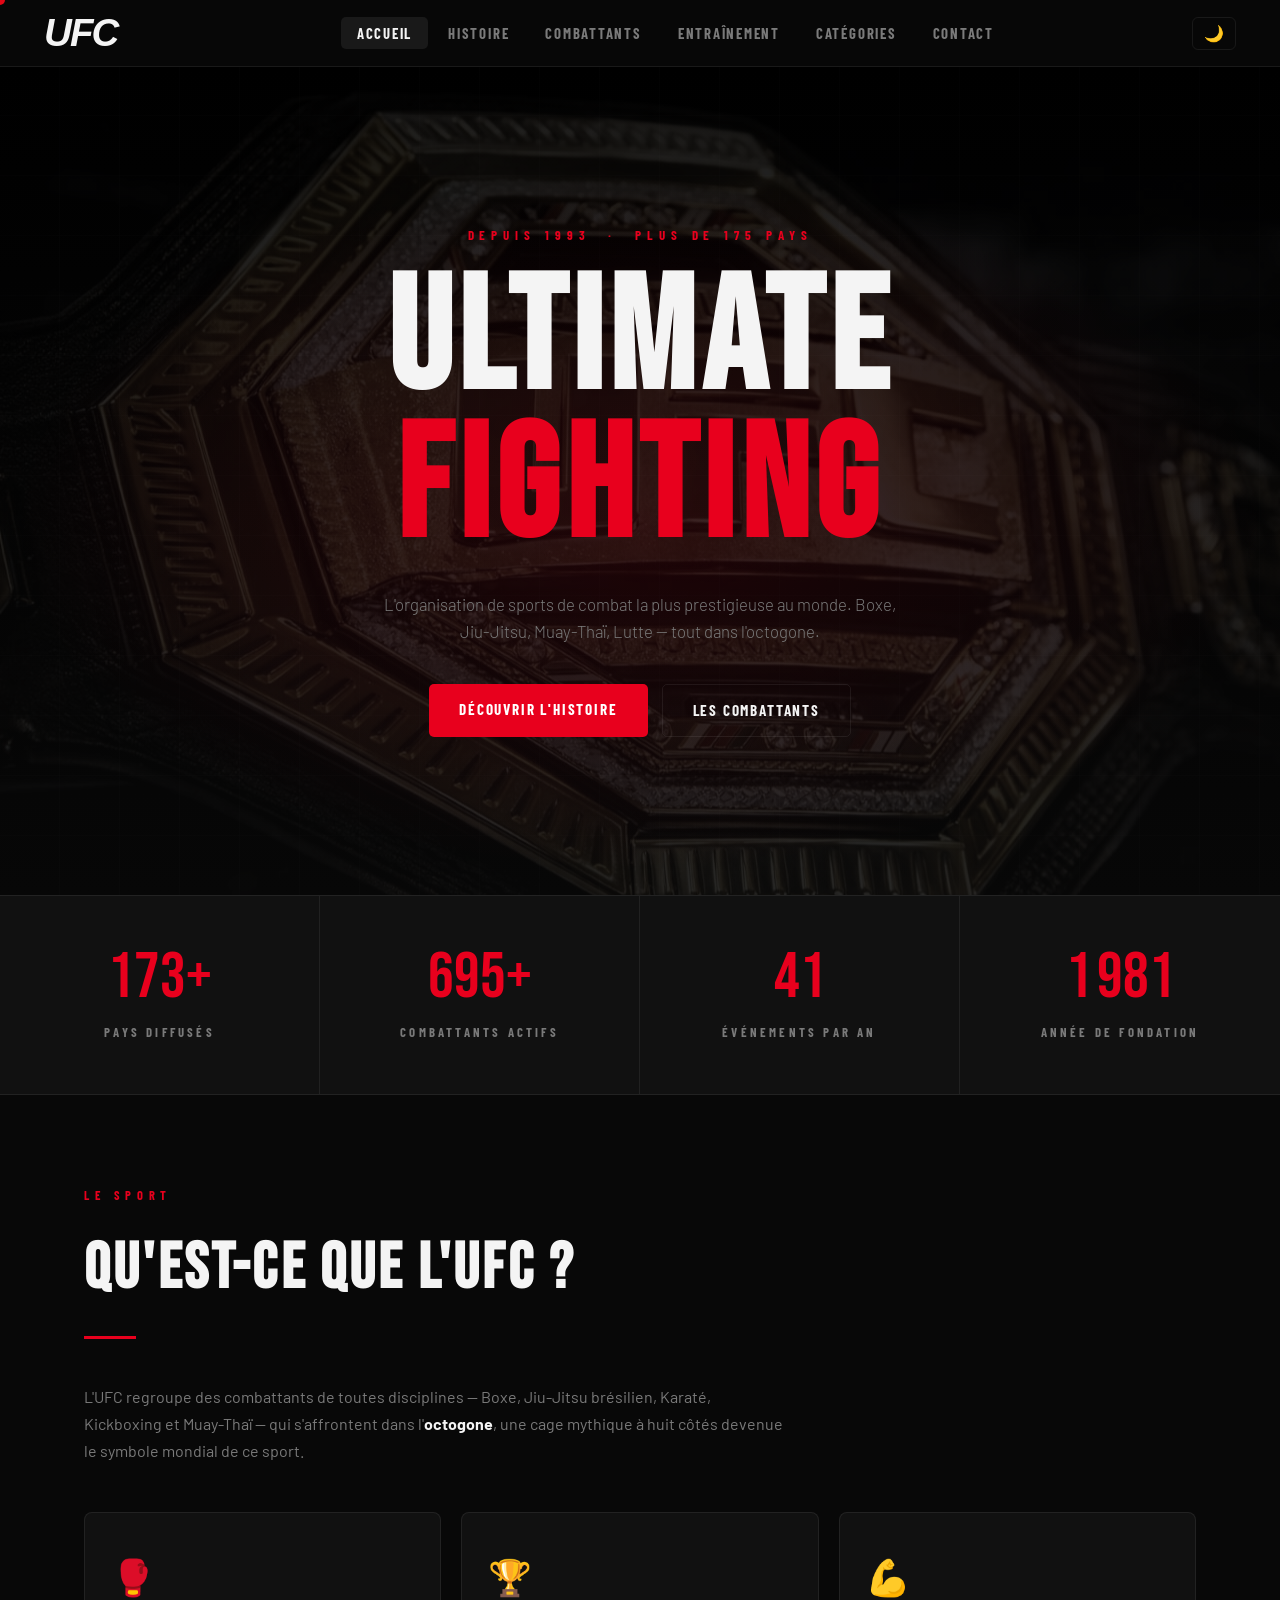
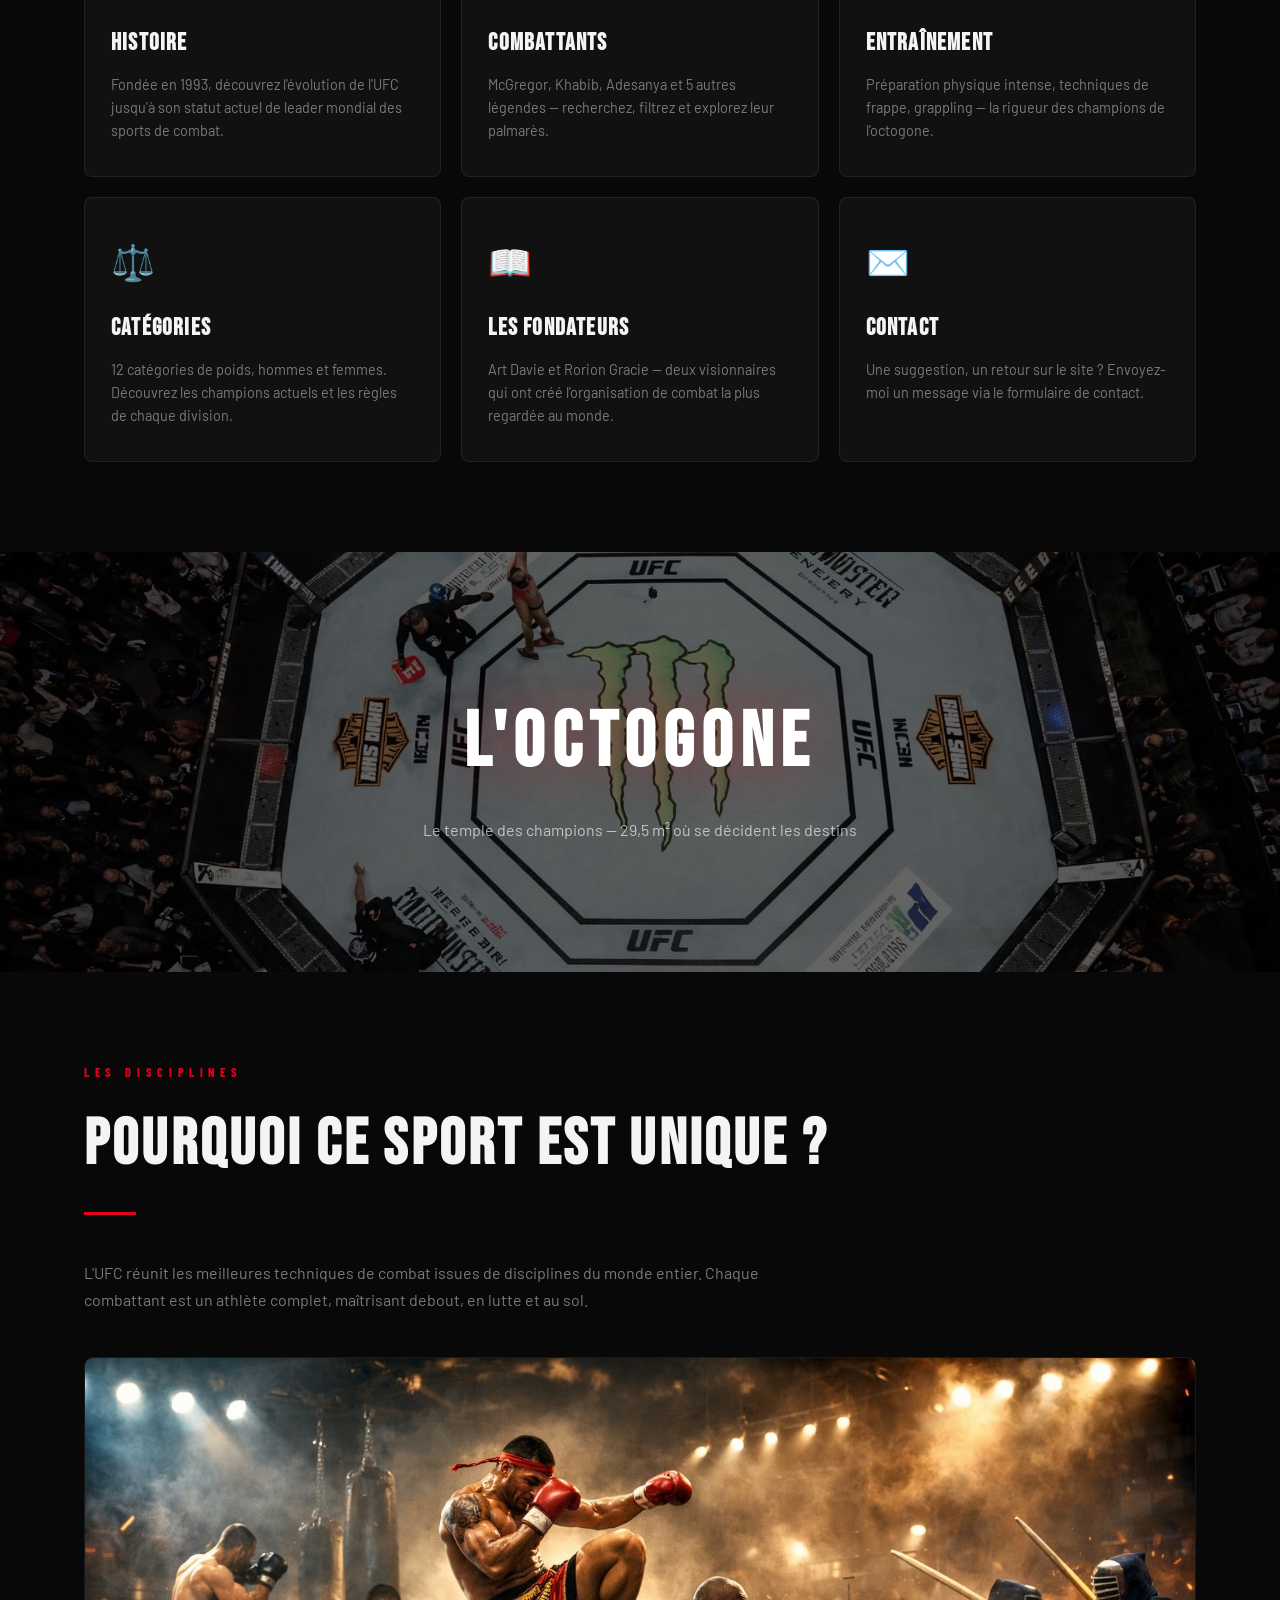
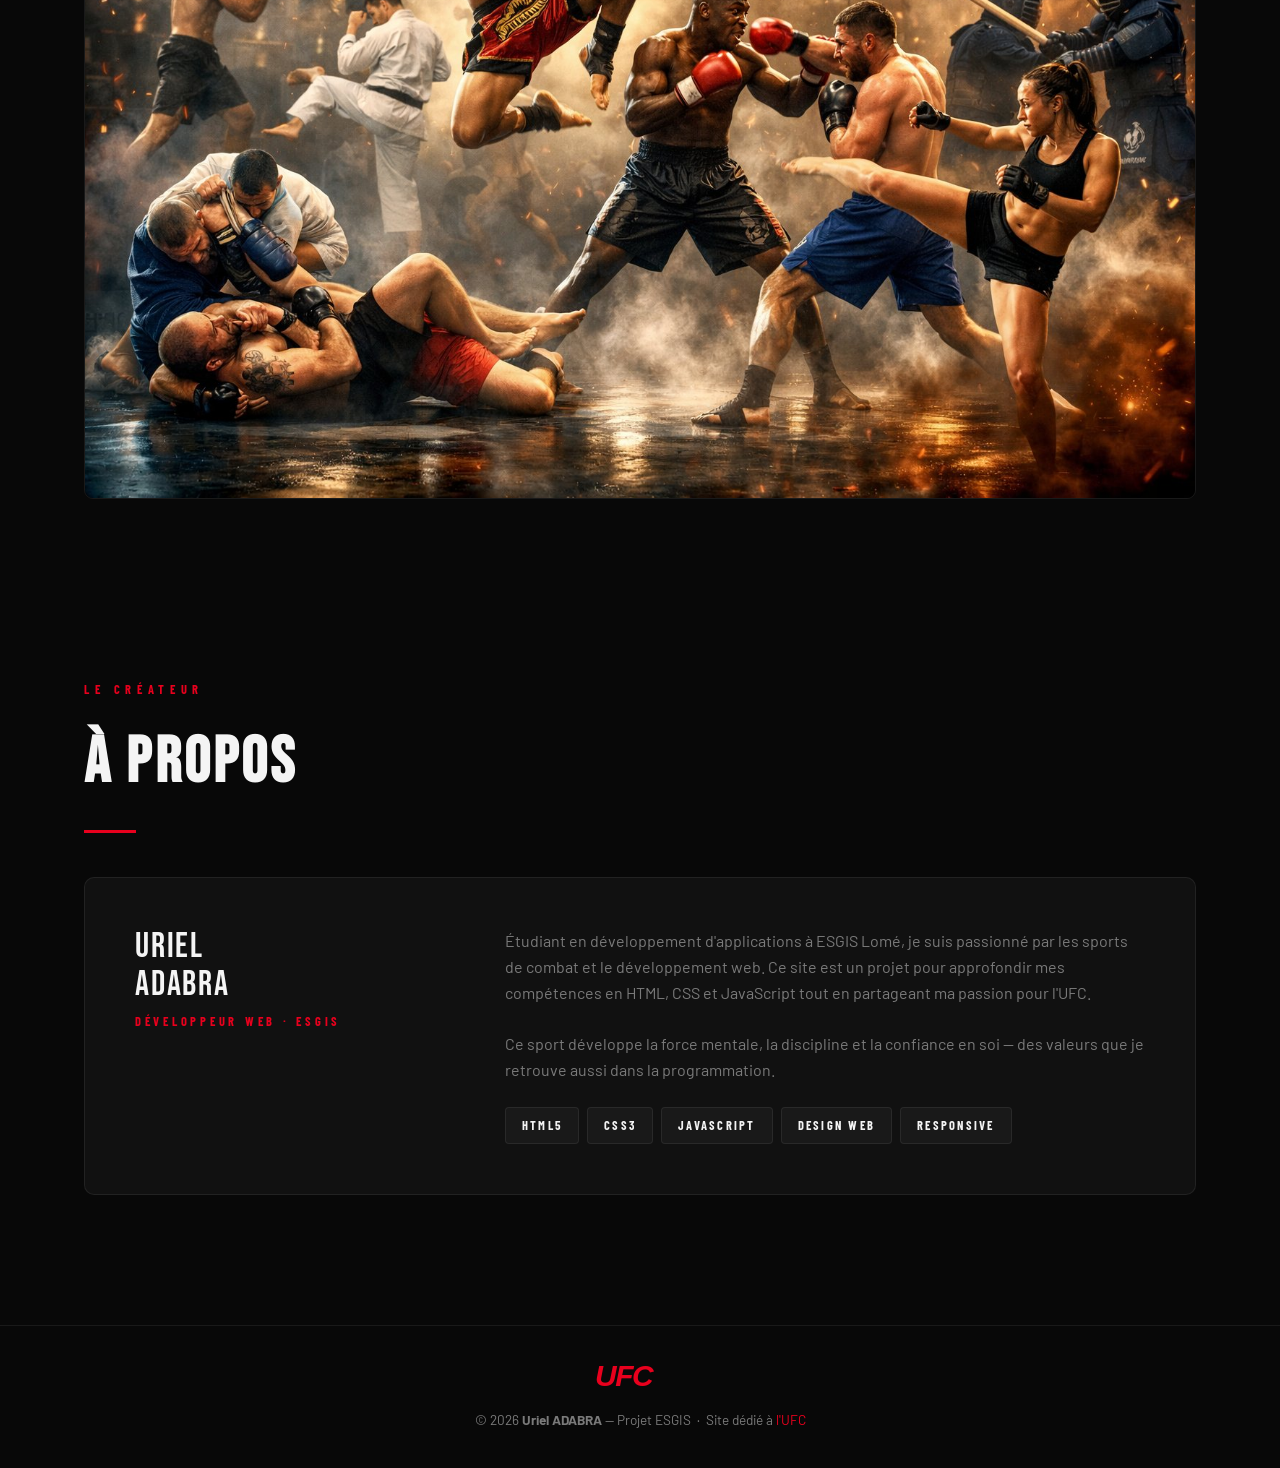
<file: ufc-final/index.html>
<!doctype html>
<html lang="fr">
  <head>
    <meta charset="UTF-8" />
    <meta name="viewport" content="width=device-width, initial-scale=1.0" />
    <meta
      name="description"
      content="UFC – Ultimate Fighting Championship. Histoire, combattants légendaires et entraînement MMA."
    />
    <title>UFC – Ultimate Fighting Championship</title>
    <!-- FAVICON SVG inline -->
    <link
      rel="icon"
      href="data:image/svg+xml,<svg xmlns='http://www.w3.org/2000/svg' viewBox='0 0 120 60'><text y='52' font-family='Arial Black,Arial' font-weight='900' font-style='italic' font-size='58' fill='%23000' letter-spacing='-2'>UFC</text></svg>"
    />
    <link
      rel="icon"
      href="data:image/svg+xml,<svg xmlns='http://www.w3.org/2000/svg' viewBox='0 0 120 60'><text y='52' font-family='Arial Black,Arial' font-weight='900' font-style='italic' font-size='58' fill='%23000' letter-spacing='-2'>UFC</text></svg>"
    />
    <link
      rel="icon"
      href="data:image/svg+xml,<svg xmlns='http://www.w3.org/2000/svg' viewBox='0 0 120 60'><text y='52' font-family='Arial Black,Arial' font-weight='900' font-style='italic' font-size='58' fill='%23000' letter-spacing='-2'>UFC</text></svg>"
    />
    <link rel="stylesheet" href="css/style.css" />
  </head>
  <body>
    <div class="cursor"></div>
    <div id="progress-bar"></div>
    <div id="loader">
      <h1>UFC</h1>
      <div class="loader-line"></div>
    </div>
    <button id="back-to-top" aria-label="Retour en haut">↑</button>

    <header>
      <nav class="navbar">
        <button class="menu-toggle" id="menu-toggle" aria-label="Menu">
          ☰
        </button>
        <a href="index.html" class="nav-logo">
          <span class="logo-text">
            <svg
              xmlns="http://www.w3.org/2000/svg"
              viewBox="0 0 185 58"
              height="36"
              aria-label="UFC"
            >
              <text
                x="0"
                y="50"
                font-family="Arial Black, Impact, sans-serif"
                font-weight="900"
                font-style="italic"
                font-size="62"
                fill="currentColor"
                letter-spacing="-3"
              >
                UFC
              </text>
            </svg>
          </span>
        </a>
        <ul class="nav-menu">
          <li><a href="index.html" class="nav-link">Accueil</a></li>
          <li><a href="histoire.html" class="nav-link">Histoire</a></li>
          <li><a href="combattants.html" class="nav-link">Combattants</a></li>
          <li><a href="entrainement.html" class="nav-link">Entraînement</a></li>
          <li><a href="categories.html" class="nav-link">Catégories</a></li>
          <li><a href="contact.html" class="nav-link">Contact</a></li>
        </ul>
        <div class="nav-actions">
          <button id="theme-toggle" aria-label="Changer le thème">🌙</button>
        </div>
      </nav>
    </header>

    <!-- ── HERO ─────────────────────────────────────────── -->
    <section class="hero">
      <div class="hero-bg"></div>
      <div class="hero-img-overlay"></div>
      <div class="hero-content">
        <p class="hero-eyebrow">Depuis 1993 &nbsp;·&nbsp; Plus de 175 pays</p>
        <h1 class="hero-title">Ultimate<span>Fighting</span></h1>
        <p class="hero-sub">
          L'organisation de sports de combat la plus prestigieuse au monde.
          Boxe, Jiu-Jitsu, Muay-Thaï, Lutte — tout dans l'octogone.
        </p>
        <div class="hero-cta">
          <a href="histoire.html" class="btn btn-primary"
            >Découvrir l'histoire</a
          >
          <a href="combattants.html" class="btn btn-secondary"
            >Les combattants</a
          >
        </div>
      </div>
    </section>

    <!-- ── COMPTEURS ANIMÉS ──────────────────────────────── -->
    <div class="counter-section">
      <div class="counters-grid section" style="padding: 0; max-width: 100%">
        <div class="counter-item scroll-anim">
          <span class="counter-num" data-target="175" data-suffix="+">0</span>
          <span class="counter-label">Pays diffusés</span>
        </div>
        <div class="counter-item scroll-anim">
          <span class="counter-num" data-target="700" data-suffix="+">0</span>
          <span class="counter-label">Combattants actifs</span>
        </div>
        <div class="counter-item scroll-anim">
          <span class="counter-num" data-target="42" data-suffix="">0</span>
          <span class="counter-label">Événements par an</span>
        </div>
        <div class="counter-item scroll-anim">
          <span class="counter-num" data-target="1993" data-suffix="">0</span>
          <span class="counter-label">Année de fondation</span>
        </div>
      </div>
    </div>

    <!-- ── PRÉSENTATION ──────────────────────────────────── -->
    <section class="section scroll-anim">
      <p class="section-label">Le sport</p>
      <h2 class="section-title">Qu'est-ce que l'UFC ?</h2>
      <div class="section-divider"></div>
      <p
        style="
          color: var(--muted);
          max-width: 700px;
          margin-bottom: 48px;
          line-height: 1.7;
        "
      >
        L'UFC regroupe des combattants de toutes disciplines — Boxe, Jiu-Jitsu
        brésilien, Karaté, Kickboxing et Muay-Thaï — qui s'affrontent dans
        l'<strong style="color: var(--light)">octogone</strong>, une cage
        mythique à huit côtés devenue le symbole mondial de ce sport.
      </p>
      <div class="feature-grid">
        <a href="histoire.html" class="feature-card scroll-anim">
          <span class="feature-icon">🥊</span>
          <h3>Histoire</h3>
          <p>
            Fondée en 1993, découvrez l'évolution de l'UFC jusqu'à son statut
            actuel de leader mondial des sports de combat.
          </p>
        </a>
        <a href="combattants.html" class="feature-card scroll-anim">
          <span class="feature-icon">🏆</span>
          <h3>Combattants</h3>
          <p>
            McGregor, Khabib, Adesanya et 5 autres légendes — recherchez,
            filtrez et explorez leur palmarès.
          </p>
        </a>
        <a href="entrainement.html" class="feature-card scroll-anim">
          <span class="feature-icon">💪</span>
          <h3>Entraînement</h3>
          <p>
            Préparation physique intense, techniques de frappe, grappling — la
            rigueur des champions de l'octogone.
          </p>
        </a>
        <a href="categories.html" class="feature-card scroll-anim">
          <span class="feature-icon">⚖️</span>
          <h3>Catégories</h3>
          <p>
            12 catégories de poids, hommes et femmes. Découvrez les champions
            actuels et les règles de chaque division.
          </p>
        </a>
        <a href="histoire.html#fondateurs" class="feature-card scroll-anim">
          <span class="feature-icon">📖</span>
          <h3>Les Fondateurs</h3>
          <p>
            Art Davie et Rorion Gracie — deux visionnaires qui ont créé
            l'organisation de combat la plus regardée au monde.
          </p>
        </a>
        <a href="contact.html" class="feature-card scroll-anim">
          <span class="feature-icon">✉️</span>
          <h3>Contact</h3>
          <p>
            Une suggestion, un retour sur le site ? Envoyez-moi un message via
            le formulaire de contact.
          </p>
        </a>
      </div>
    </section>

    <!-- ── OCTOGONE BANNER ────────────────────────────────── -->
    <div class="octogone-banner">
      <img src="Images/octogone.jpeg" alt="L'octogone UFC vu du ciel" />
      <div class="octogone-banner-content">
        <h2>L'Octogone</h2>
        <p>Le temple des champions — 29,5 m² où se décident les destins</p>
      </div>
    </div>

    <!-- ── DISCIPLINES ────────────────────────────────────── -->
    <section class="section scroll-anim">
      <p class="section-label">Les disciplines</p>
      <h2 class="section-title">Pourquoi ce sport est unique ?</h2>
      <div class="section-divider"></div>
      <p
        style="
          color: var(--muted);
          max-width: 700px;
          margin-bottom: 44px;
          line-height: 1.7;
        "
      >
        L'UFC réunit les meilleures techniques de combat issues de disciplines
        du monde entier. Chaque combattant est un athlète complet, maîtrisant
        debout, en lutte et au sol.
      </p>
      <div class="disciplines-img-wrap">
        <img
          src="Images/STYLE_DE_COMBATS.png"
          alt="Les différents styles de combat en MMA"
        />
      </div>
    </section>

    <!-- ── À PROPOS ────────────────────────────────────────── -->
    <section class="section scroll-anim">
      <p class="section-label">Le créateur</p>
      <h2 class="section-title">À Propos</h2>
      <div class="section-divider"></div>
      <div class="about-wrap">
        <div class="about-aside">
          <p class="about-name">Uriel<br />ADABRA</p>
          <span class="about-role">Développeur Web · ESGIS</span>
        </div>
        <div class="about-body">
          <p>
            Étudiant en développement d'applications à ESGIS Lomé, je suis
            passionné par les sports de combat et le développement web. Ce site
            est un projet pour approfondir mes compétences en HTML, CSS et
            JavaScript tout en partageant ma passion pour l'UFC.
          </p>
          <p>
            Ce sport développe la force mentale, la discipline et la confiance
            en soi — des valeurs que je retrouve aussi dans la programmation.
          </p>
          <ul class="skills-list">
            <li>HTML5</li>
            <li>CSS3</li>
            <li>JavaScript</li>
            <li>Design Web</li>
            <li>Responsive</li>
          </ul>
        </div>
      </div>
    </section>

    <footer>
      <span class="footer-logo">
        <svg
          xmlns="http://www.w3.org/2000/svg"
          viewBox="0 0 185 58"
          height="28"
          aria-label="UFC"
        >
          <text
            x="0"
            y="50"
            font-family="Arial Black, Impact, sans-serif"
            font-weight="900"
            font-style="italic"
            font-size="62"
            fill="currentColor"
            letter-spacing="-3"
          >
            UFC
          </text>
        </svg>
      </span>
      <p>
        © 2026 <strong>Uriel ADABRA</strong> — Projet ESGIS &nbsp;·&nbsp; Site
        dédié à
        <a href="https://www.ufc.com" target="_blank" rel="noopener">l'UFC</a>
      </p>
    </footer>
    <script src="js/script.js"></script>
  </body>
</html>
</file>
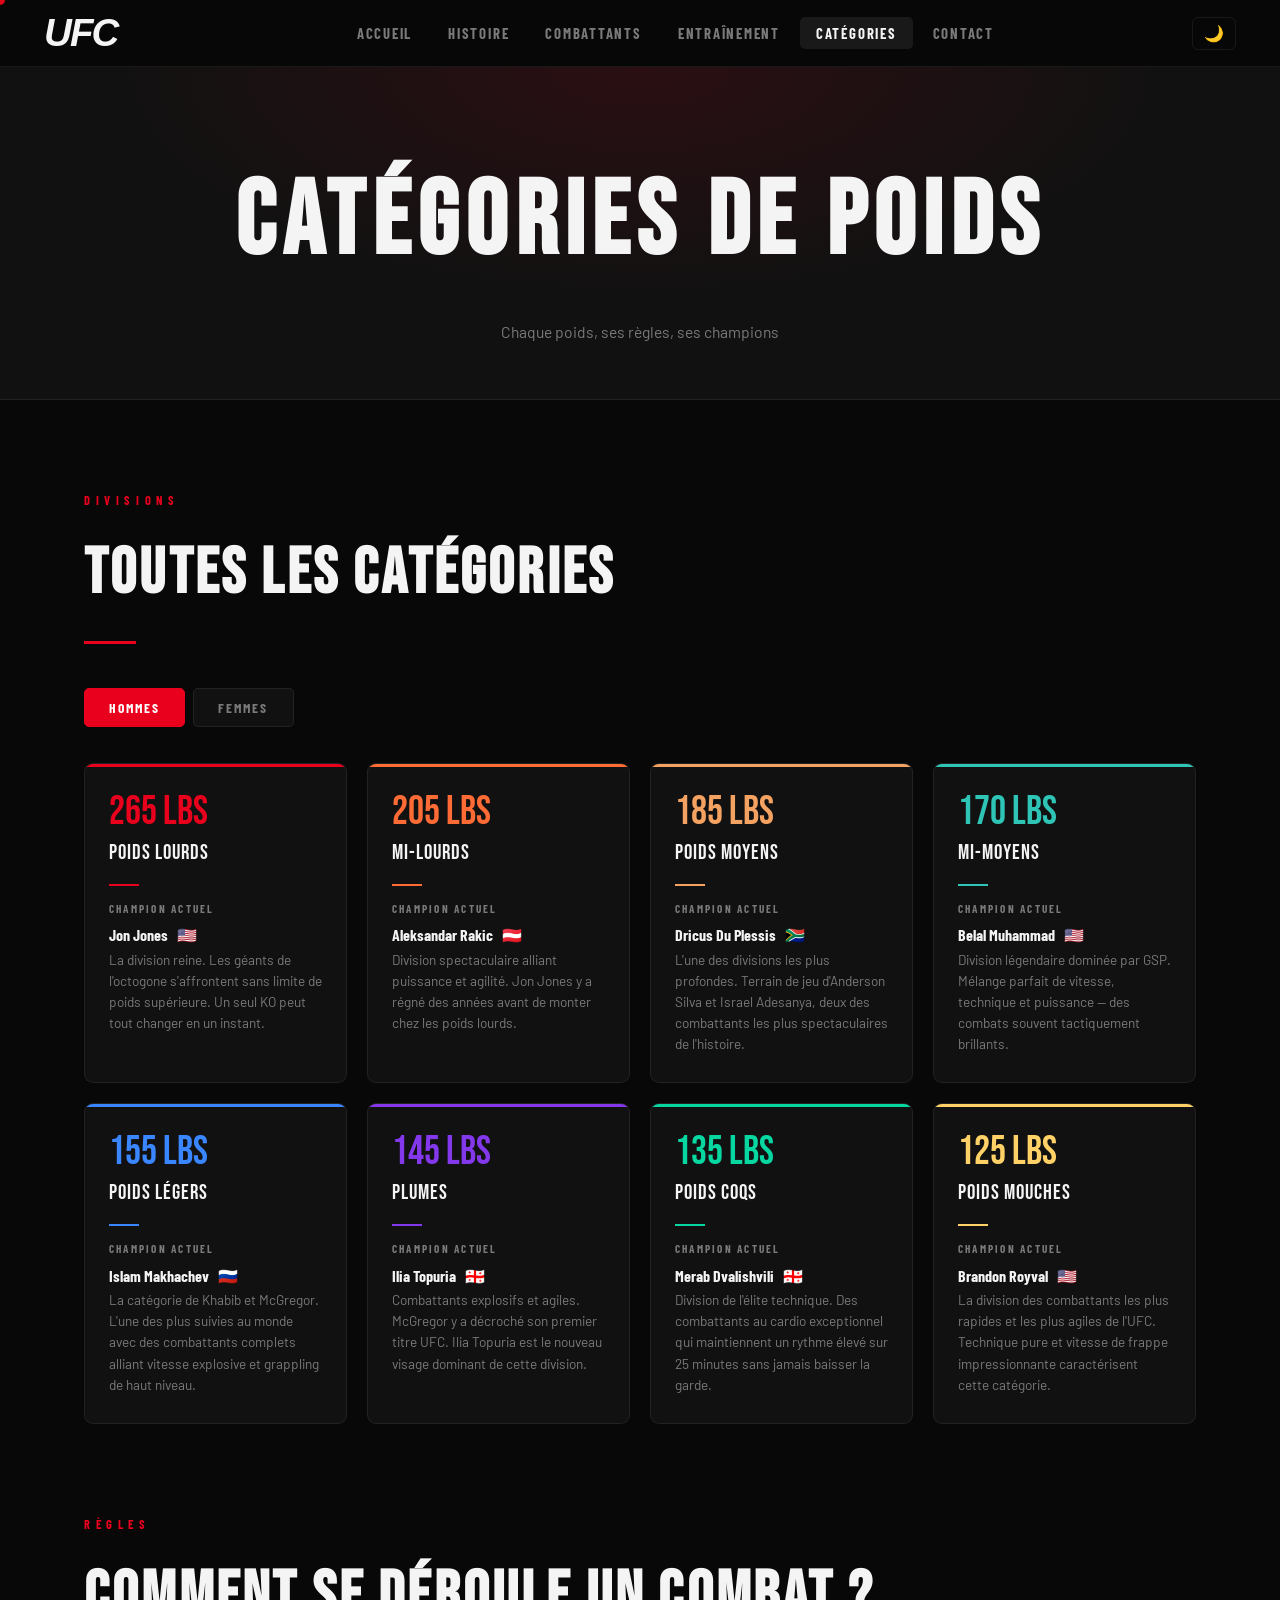
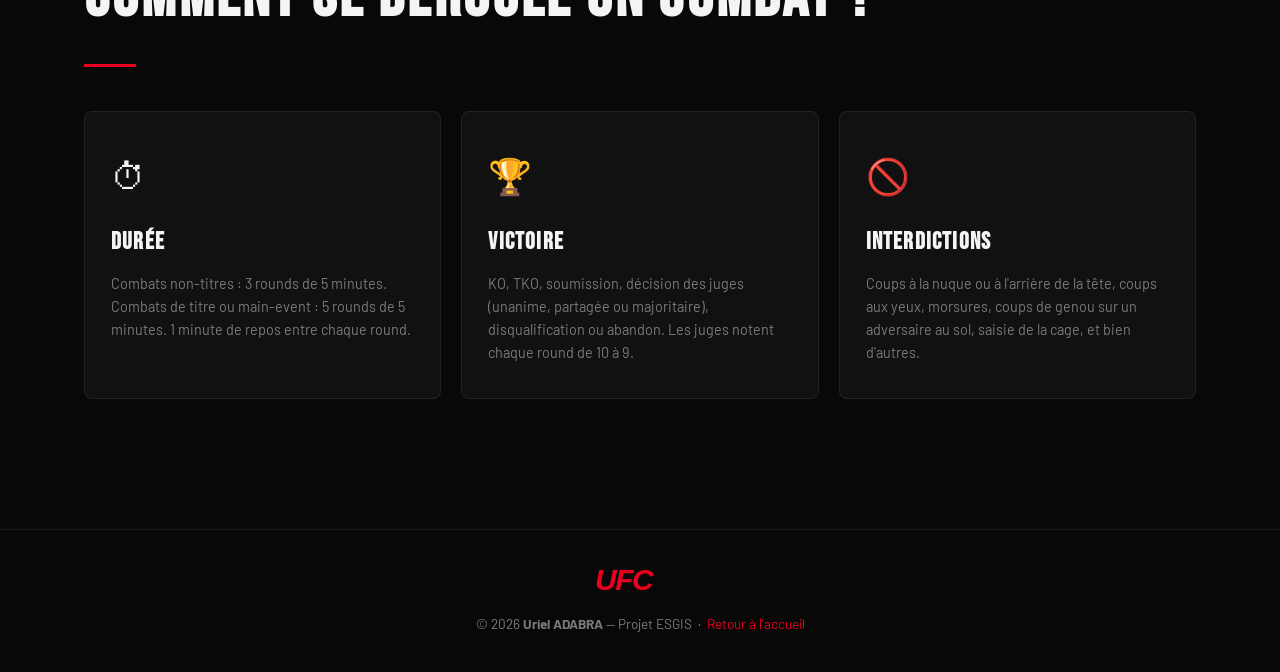
<file: ufc-final/categories.html>
<!doctype html>
<html lang="fr">
  <head>
    <meta charset="UTF-8" />
    <meta name="viewport" content="width=device-width, initial-scale=1.0" />
    <meta
      name="description"
      content="Les catégories de poids UFC – Hommes et Femmes, champions actuels."
    />
    <title>Catégories de Poids – UFC</title>
    <link
      rel="icon"
      href="data:image/svg+xml,<svg xmlns='http://www.w3.org/2000/svg' viewBox='0 0 120 60'><text y='52' font-family='Arial Black,Arial' font-weight='900' font-style='italic' font-size='58' fill='%23000' letter-spacing='-2'>UFC</text></svg>"
    />
    <link
      rel="icon"
      href="data:image/svg+xml,<svg xmlns='http://www.w3.org/2000/svg' viewBox='0 0 120 60'><text y='52' font-family='Arial Black,Arial' font-weight='900' font-style='italic' font-size='58' fill='%23000' letter-spacing='-2'>UFC</text></svg>"
    />
    <link rel="stylesheet" href="css/style.css" />
  </head>
  <body>
    <div class="cursor"></div>
    <div id="progress-bar"></div>
    <button id="back-to-top" aria-label="Retour en haut">↑</button>

    <header>
      <nav class="navbar">
        <button class="menu-toggle" id="menu-toggle" aria-label="Menu">
          ☰
        </button>
        <a href="index.html" class="nav-logo">
          <span class="logo-text">
            <svg
              xmlns="http://www.w3.org/2000/svg"
              viewBox="0 0 185 58"
              height="36"
              aria-label="UFC"
            >
              <text
                x="0"
                y="50"
                font-family="Arial Black, Impact, sans-serif"
                font-weight="900"
                font-style="italic"
                font-size="62"
                fill="currentColor"
                letter-spacing="-3"
              >
                UFC
              </text>
            </svg>
          </span>
        </a>
        <ul class="nav-menu">
          <li><a href="index.html" class="nav-link">Accueil</a></li>
          <li><a href="histoire.html" class="nav-link">Histoire</a></li>
          <li><a href="combattants.html" class="nav-link">Combattants</a></li>
          <li><a href="entrainement.html" class="nav-link">Entraînement</a></li>
          <li><a href="categories.html" class="nav-link">Catégories</a></li>
          <li><a href="contact.html" class="nav-link">Contact</a></li>
        </ul>
        <div class="nav-actions">
          <button id="theme-toggle" aria-label="Changer le thème">🌙</button>
        </div>
      </nav>
    </header>

    <div class="page-header">
      <div class="page-header-bg"></div>
      <h1>Catégories de Poids</h1>
      <p>Chaque poids, ses règles, ses champions</p>
    </div>

    <section class="section">
      <p class="section-label">Divisions</p>
      <h2 class="section-title">Toutes les catégories</h2>
      <div class="section-divider"></div>

      <!-- GENDER TABS -->
      <div class="gender-tabs">
        <button class="gender-tab active" data-gender="hommes">Hommes</button>
        <button class="gender-tab" data-gender="femmes">Femmes</button>
      </div>

      <!-- HOMMES -->
      <div class="categories-grid" id="grid-hommes">
        <div class="category-card" style="--cat-color: #e8001d">
          <p class="cat-weight">265 lbs</p>
          <p class="cat-name">Poids Lourds</p>
          <div class="cat-divider"></div>
          <span class="cat-champion-label">Champion actuel</span>
          <p class="cat-champion">Jon Jones <span class="cat-flag">🇺🇸</span></p>
          <p class="cat-desc">
            La division reine. Les géants de l'octogone s'affrontent sans limite
            de poids supérieure. Un seul KO peut tout changer en un instant.
          </p>
        </div>

        <div class="category-card" style="--cat-color: #ff6b35">
          <p class="cat-weight">205 lbs</p>
          <p class="cat-name">Mi-Lourds</p>
          <div class="cat-divider"></div>
          <span class="cat-champion-label">Champion actuel</span>
          <p class="cat-champion">
            Aleksandar Rakic <span class="cat-flag">🇦🇹</span>
          </p>
          <p class="cat-desc">
            Division spectaculaire alliant puissance et agilité. Jon Jones y a
            régné des années avant de monter chez les poids lourds.
          </p>
        </div>

        <div class="category-card" style="--cat-color: #f4a261">
          <p class="cat-weight">185 lbs</p>
          <p class="cat-name">Poids Moyens</p>
          <div class="cat-divider"></div>
          <span class="cat-champion-label">Champion actuel</span>
          <p class="cat-champion">
            Dricus Du Plessis <span class="cat-flag">🇿🇦</span>
          </p>
          <p class="cat-desc">
            L'une des divisions les plus profondes. Terrain de jeu d'Anderson
            Silva et Israel Adesanya, deux des combattants les plus
            spectaculaires de l'histoire.
          </p>
        </div>

        <div class="category-card" style="--cat-color: #2ec4b6">
          <p class="cat-weight">170 lbs</p>
          <p class="cat-name">Mi-Moyens</p>
          <div class="cat-divider"></div>
          <span class="cat-champion-label">Champion actuel</span>
          <p class="cat-champion">
            Belal Muhammad <span class="cat-flag">🇺🇸</span>
          </p>
          <p class="cat-desc">
            Division légendaire dominée par GSP. Mélange parfait de vitesse,
            technique et puissance — des combats souvent tactiquement brillants.
          </p>
        </div>

        <div class="category-card" style="--cat-color: #3a86ff">
          <p class="cat-weight">155 lbs</p>
          <p class="cat-name">Poids Légers</p>
          <div class="cat-divider"></div>
          <span class="cat-champion-label">Champion actuel</span>
          <p class="cat-champion">
            Islam Makhachev <span class="cat-flag">🇷🇺</span>
          </p>
          <p class="cat-desc">
            La catégorie de Khabib et McGregor. L'une des plus suivies au monde
            avec des combattants complets alliant vitesse explosive et grappling
            de haut niveau.
          </p>
        </div>

        <div class="category-card" style="--cat-color: #8338ec">
          <p class="cat-weight">145 lbs</p>
          <p class="cat-name">Plumes</p>
          <div class="cat-divider"></div>
          <span class="cat-champion-label">Champion actuel</span>
          <p class="cat-champion">
            Ilia Topuria <span class="cat-flag">🇬🇪</span>
          </p>
          <p class="cat-desc">
            Combattants explosifs et agiles. McGregor y a décroché son premier
            titre UFC. Ilia Topuria est le nouveau visage dominant de cette
            division.
          </p>
        </div>

        <div class="category-card" style="--cat-color: #06d6a0">
          <p class="cat-weight">135 lbs</p>
          <p class="cat-name">Poids Coqs</p>
          <div class="cat-divider"></div>
          <span class="cat-champion-label">Champion actuel</span>
          <p class="cat-champion">
            Merab Dvalishvili <span class="cat-flag">🇬🇪</span>
          </p>
          <p class="cat-desc">
            Division de l'élite technique. Des combattants au cardio
            exceptionnel qui maintiennent un rythme élevé sur 25 minutes sans
            jamais baisser la garde.
          </p>
        </div>

        <div class="category-card" style="--cat-color: #ffd166">
          <p class="cat-weight">125 lbs</p>
          <p class="cat-name">Poids Mouches</p>
          <div class="cat-divider"></div>
          <span class="cat-champion-label">Champion actuel</span>
          <p class="cat-champion">
            Brandon Royval <span class="cat-flag">🇺🇸</span>
          </p>
          <p class="cat-desc">
            La division des combattants les plus rapides et les plus agiles de
            l'UFC. Technique pure et vitesse de frappe impressionnante
            caractérisent cette catégorie.
          </p>
        </div>
      </div>

      <!-- FEMMES -->
      <div class="categories-grid" id="grid-femmes" style="display: none">
        <div class="category-card" style="--cat-color: #ff006e">
          <p class="cat-weight">145 lbs</p>
          <p class="cat-name">Plumes Féminines</p>
          <div class="cat-divider"></div>
          <span class="cat-champion-label">Championne actuelle</span>
          <p class="cat-champion">
            Noche Cruz <span class="cat-flag">🇺🇸</span>
          </p>
          <p class="cat-desc">
            Division créée pour accueillir les combattantes les plus imposantes.
            Amanda Nunes y a aussi régné, ajoutant un deuxième titre à son
            palmarès historique.
          </p>
        </div>

        <div class="category-card" style="--cat-color: #fb5607">
          <p class="cat-weight">135 lbs</p>
          <p class="cat-name">Coqs Féminines</p>
          <div class="cat-divider"></div>
          <span class="cat-champion-label">Championne actuelle</span>
          <p class="cat-champion">
            Julianna Peña <span class="cat-flag">🇺🇸</span>
          </p>
          <p class="cat-desc">
            La division fondatrice du MMA féminin à l'UFC, popularisée par Ronda
            Rousey. Amanda Nunes y a ensuite régné sans partage pendant des
            années.
          </p>
        </div>

        <div class="category-card" style="--cat-color: #8338ec">
          <p class="cat-weight">115 lbs</p>
          <p class="cat-name">Pailles Féminines</p>
          <div class="cat-divider"></div>
          <span class="cat-champion-label">Championne actuelle</span>
          <p class="cat-champion">
            Zhang Weili <span class="cat-flag">🇨🇳</span>
          </p>
          <p class="cat-desc">
            Division extrêmement compétitive. Zhang Weili y domine avec une
            puissance de frappe et un grappling d'élite qui surprennent par leur
            intensité pour cette catégorie de poids.
          </p>
        </div>

        <div class="category-card" style="--cat-color: #3a86ff">
          <p class="cat-weight">125 lbs</p>
          <p class="cat-name">Mouches Féminines</p>
          <div class="cat-divider"></div>
          <span class="cat-champion-label">Championne actuelle</span>
          <p class="cat-champion">
            Alexa Grasso <span class="cat-flag">🇲🇽</span>
          </p>
          <p class="cat-desc">
            Valentina Shevchenko a dominé cette division pendant 7 défenses de
            titre consécutives avant qu'Alexa Grasso ne crée la surprise dans
            une rivalité épique.
          </p>
        </div>
      </div>
    </section>

    <!-- INFOS RÈGLES -->
    <section class="section scroll-anim" style="padding-top: 0">
      <p class="section-label">Règles</p>
      <h2 class="section-title">Comment se déroule un combat ?</h2>
      <div class="section-divider"></div>
      <div class="feature-grid">
        <div class="feature-card" style="pointer-events: none">
          <span class="feature-icon">⏱</span>
          <h3>Durée</h3>
          <p>
            Combats non-titres : 3 rounds de 5 minutes. Combats de titre ou
            main-event : 5 rounds de 5 minutes. 1 minute de repos entre chaque
            round.
          </p>
        </div>
        <div class="feature-card" style="pointer-events: none">
          <span class="feature-icon">🏆</span>
          <h3>Victoire</h3>
          <p>
            KO, TKO, soumission, décision des juges (unanime, partagée ou
            majoritaire), disqualification ou abandon. Les juges notent chaque
            round de 10 à 9.
          </p>
        </div>
        <div class="feature-card" style="pointer-events: none">
          <span class="feature-icon">🚫</span>
          <h3>Interdictions</h3>
          <p>
            Coups à la nuque ou à l'arrière de la tête, coups aux yeux,
            morsures, coups de genou sur un adversaire au sol, saisie de la
            cage, et bien d'autres.
          </p>
        </div>
      </div>
    </section>

    <footer>
      <span class="footer-logo">
        <svg
          xmlns="http://www.w3.org/2000/svg"
          viewBox="0 0 185 58"
          height="28"
          aria-label="UFC"
        >
          <text
            x="0"
            y="50"
            font-family="Arial Black, Impact, sans-serif"
            font-weight="900"
            font-style="italic"
            font-size="62"
            fill="currentColor"
            letter-spacing="-3"
          >
            UFC
          </text>
        </svg>
      </span>
      <p>
        © 2026 <strong>Uriel ADABRA</strong> — Projet ESGIS &nbsp;·&nbsp;
        <a href="index.html">Retour à l'accueil</a>
      </p>
    </footer>

    <script src="js/script.js"></script>
    <script src="js/categories.js"></script>
  </body>
</html>
</file>
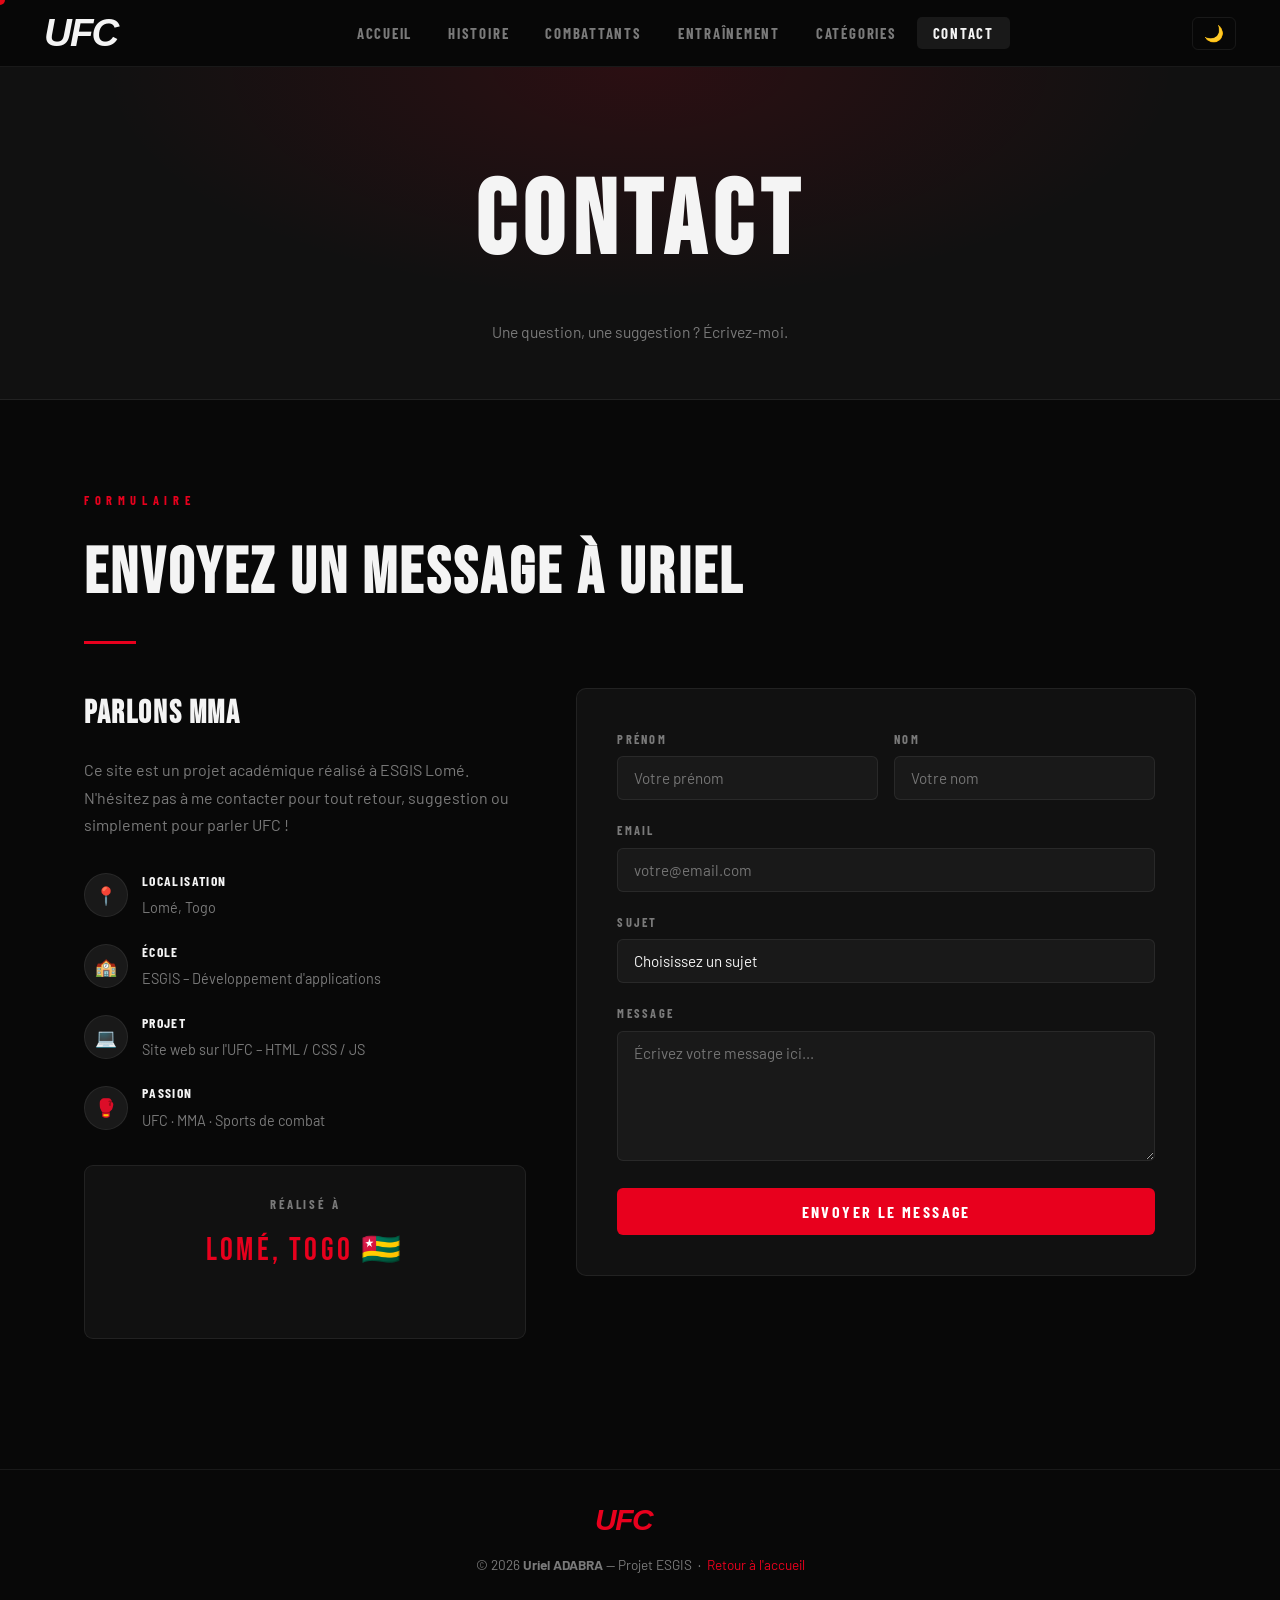
<file: ufc-final/contact.html>
<!doctype html>
<html lang="fr">
  <head>
    <meta charset="UTF-8" />
    <meta name="viewport" content="width=device-width, initial-scale=1.0" />
    <meta
      name="description"
      content="Contactez-nous – Site UFC par Uriel ADABRA."
    />
    <title>Contact – UFC</title>
    <link
      rel="icon"
      href="data:image/svg+xml,<svg xmlns='http://www.w3.org/2000/svg' viewBox='0 0 120 60'><text y='52' font-family='Arial Black,Arial' font-weight='900' font-style='italic' font-size='58' fill='%23000' letter-spacing='-2'>UFC</text></svg>"
    />
    <link
      rel="icon"
      href="data:image/svg+xml,<svg xmlns='http://www.w3.org/2000/svg' viewBox='0 0 120 60'><text y='52' font-family='Arial Black,Arial' font-weight='900' font-style='italic' font-size='58' fill='%23000' letter-spacing='-2'>UFC</text></svg>"
    />
    <link rel="stylesheet" href="css/style.css" />
  </head>
  <body>
    <div class="cursor"></div>
    <div id="progress-bar"></div>
    <button id="back-to-top" aria-label="Retour en haut">↑</button>

    <!-- Toast notification -->
    <div class="toast" id="toast">✅ Message envoyé avec succès !</div>

    <header>
      <nav class="navbar">
        <button class="menu-toggle" id="menu-toggle" aria-label="Menu">
          ☰
        </button>
        <a href="index.html" class="nav-logo">
          <span class="logo-text">
            <svg
              xmlns="http://www.w3.org/2000/svg"
              viewBox="0 0 185 58"
              height="36"
              aria-label="UFC"
            >
              <text
                x="0"
                y="50"
                font-family="Arial Black, Impact, sans-serif"
                font-weight="900"
                font-style="italic"
                font-size="62"
                fill="currentColor"
                letter-spacing="-3"
              >
                UFC
              </text>
            </svg>
          </span>
        </a>
        <ul class="nav-menu">
          <li><a href="index.html" class="nav-link">Accueil</a></li>
          <li><a href="histoire.html" class="nav-link">Histoire</a></li>
          <li><a href="combattants.html" class="nav-link">Combattants</a></li>
          <li><a href="entrainement.html" class="nav-link">Entraînement</a></li>
          <li><a href="categories.html" class="nav-link">Catégories</a></li>
          <li><a href="contact.html" class="nav-link">Contact</a></li>
        </ul>
        <div class="nav-actions">
          <button id="theme-toggle" aria-label="Changer le thème">🌙</button>
        </div>
      </nav>
    </header>

    <div class="page-header">
      <div class="page-header-bg"></div>
      <h1>Contact</h1>
      <p>Une question, une suggestion ? Écrivez-moi.</p>
    </div>

    <section class="section scroll-anim">
      <p class="section-label">Formulaire</p>
      <h2 class="section-title">Envoyez un message à Uriel</h2>
      <div class="section-divider"></div>

      <div class="contact-grid">
        <!-- INFO SIDE -->
        <div class="contact-info">
          <h2>Parlons MMA</h2>
          <p>
            Ce site est un projet académique réalisé à ESGIS Lomé. N'hésitez pas
            à me contacter pour tout retour, suggestion ou simplement pour
            parler UFC !
          </p>

          <div class="contact-detail">
            <div class="contact-detail-icon">📍</div>
            <div class="contact-detail-text">
              <strong>Localisation</strong>
              <span>Lomé, Togo</span>
            </div>
          </div>

          <div class="contact-detail">
            <div class="contact-detail-icon">🏫</div>
            <div class="contact-detail-text">
              <strong>École</strong>
              <span>ESGIS – Développement d'applications</span>
            </div>
          </div>

          <div class="contact-detail">
            <div class="contact-detail-icon">💻</div>
            <div class="contact-detail-text">
              <strong>Projet</strong>
              <span>Site web sur l'UFC – HTML / CSS / JS</span>
            </div>
          </div>

          <div class="contact-detail">
            <div class="contact-detail-icon">🥊</div>
            <div class="contact-detail-text">
              <strong>Passion</strong>
              <span>UFC · MMA · Sports de combat</span>
            </div>
          </div>

          <!-- Mini map placeholder -->
          <div
            style="
              margin-top: 32px;
              background: var(--dark-2);
              border: 1px solid var(--border);
              border-radius: 9px;
              padding: 28px;
              text-align: center;
            "
          >
            <p
              style="
                color: var(--muted);
                font-family: &quot;Barlow Condensed&quot;, sans-serif;
                font-size: 0.8rem;
                font-weight: 700;
                letter-spacing: 0.2em;
                text-transform: uppercase;
                margin-bottom: 8px;
              "
            >
              Réalisé à
            </p>
            <p
              style="
                font-family: &quot;Bebas Neue&quot;, sans-serif;
                font-size: 2rem;
                letter-spacing: 0.1em;
                color: var(--red);
              "
            >
              Lomé, Togo 🇹🇬
            </p>
          </div>
        </div>

        <!-- FORM SIDE -->
        <div class="contact-form">
          <div class="form-row">
            <div class="form-group">
              <label for="f-prenom">Prénom</label>
              <input
                type="text"
                id="f-prenom"
                placeholder="Votre prénom"
                autocomplete="given-name"
              />
            </div>
            <div class="form-group">
              <label for="f-nom">Nom</label>
              <input
                type="text"
                id="f-nom"
                placeholder="Votre nom"
                autocomplete="family-name"
              />
            </div>
          </div>

          <div class="form-group">
            <label for="f-email">Email</label>
            <input
              type="email"
              id="f-email"
              placeholder="votre@email.com"
              autocomplete="email"
            />
          </div>

          <div class="form-group">
            <label for="f-sujet">Sujet</label>
            <select id="f-sujet">
              <option value="" disabled selected>Choisissez un sujet</option>
              <option value="retour">Retour sur le site</option>
              <option value="suggestion">Suggestion de contenu</option>
              <option value="combat">Parlons UFC !</option>
              <option value="collaboration">Collaboration</option>
              <option value="autre">Autre</option>
            </select>
          </div>

          <div class="form-group">
            <label for="f-message">Message</label>
            <textarea
              id="f-message"
              placeholder="Écrivez votre message ici..."
            ></textarea>
          </div>

          <button class="form-submit" id="form-submit">
            Envoyer le message
          </button>
        </div>
      </div>
    </section>

    <footer>
      <span class="footer-logo">
        <svg
          xmlns="http://www.w3.org/2000/svg"
          viewBox="0 0 185 58"
          height="28"
          aria-label="UFC"
        >
          <text
            x="0"
            y="50"
            font-family="Arial Black, Impact, sans-serif"
            font-weight="900"
            font-style="italic"
            font-size="62"
            fill="currentColor"
            letter-spacing="-3"
          >
            UFC
          </text>
        </svg>
      </span>
      <p>
        © 2026 <strong>Uriel ADABRA</strong> — Projet ESGIS &nbsp;·&nbsp;
        <a href="index.html">Retour à l'accueil</a>
      </p>
    </footer>

    <script src="js/script.js"></script>
    <script src="js/contact.js"></script>
  </body>
</html>
</file>
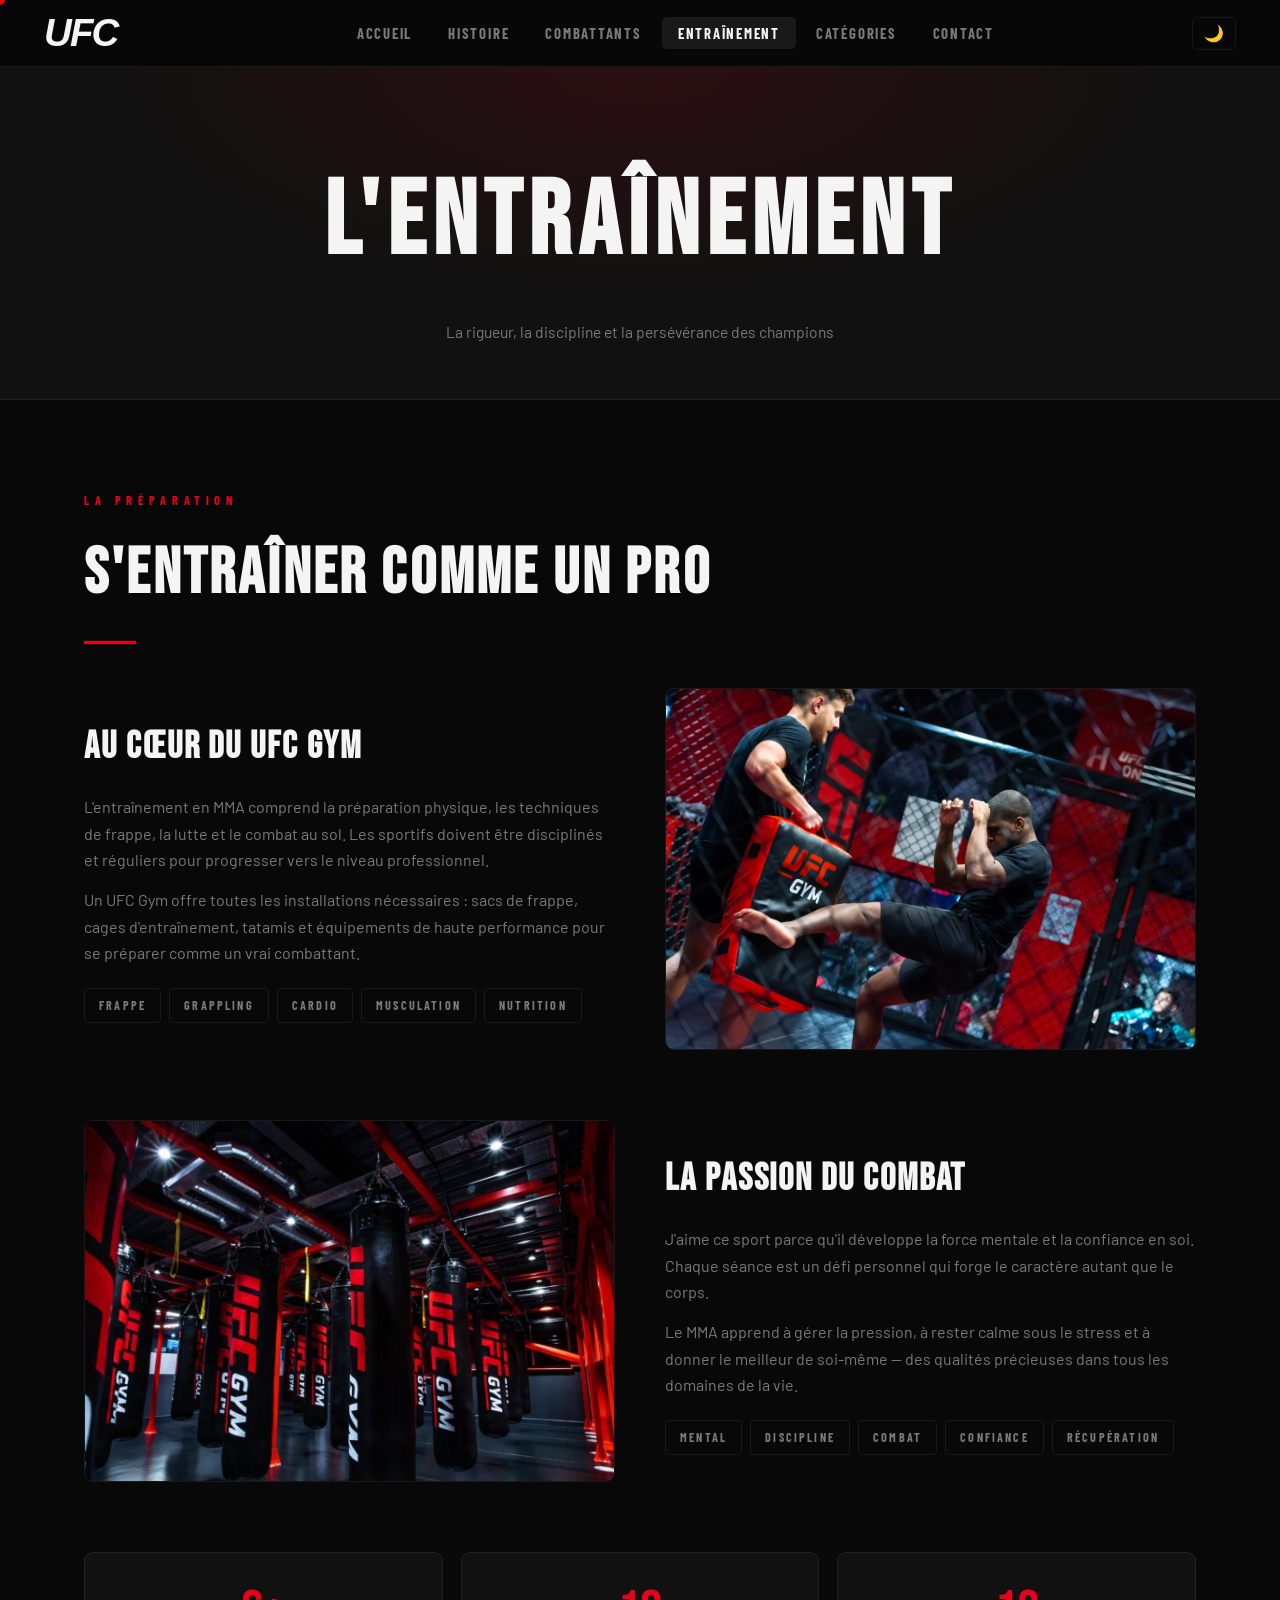
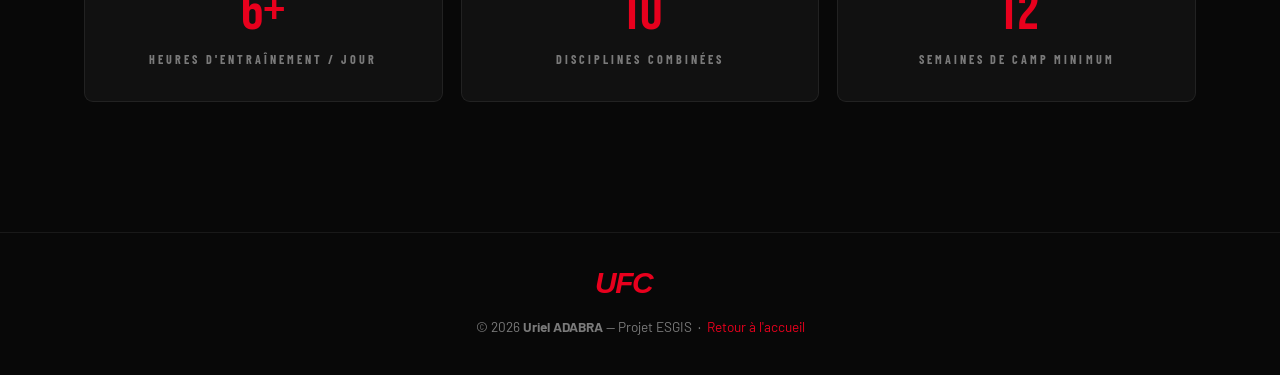
<file: ufc-final/entrainement.html>
<!doctype html>
<html lang="fr">
  <head>
    <meta charset="UTF-8" />
    <meta name="viewport" content="width=device-width, initial-scale=1.0" />
    <meta
      name="description"
      content="L'entraînement en MMA et UFC – préparation physique, striking, grappling."
    />
    <title>Entraînement – UFC</title>
    <link
      rel="icon"
      href="data:image/svg+xml,<svg xmlns='http://www.w3.org/2000/svg' viewBox='0 0 120 60'><text y='52' font-family='Arial Black,Arial' font-weight='900' font-style='italic' font-size='58' fill='%23000' letter-spacing='-2'>UFC</text></svg>"
    />
    <link rel="icon" href="data:image/svg+xml,<svg xmlns='http://www.w3.org/2000/svg' viewBox='0 0 120 60'><text y='52' font-family='Arial Black,Arial' font-weight='900' font-style='italic' font-size='58' fill='%23000' letter-spacing='-2'>UFC</text></svg>" />
  <link rel="icon" href="data:image/svg+xml,<svg xmlns='http://www.w3.org/2000/svg' viewBox='0 0 120 60'><text y='52' font-family='Arial Black,Arial' font-weight='900' font-style='italic' font-size='58' fill='%23000' letter-spacing='-2'>UFC</text></svg>" />
  <link rel="stylesheet" href="css/style.css" />
  </head>
  <body>
    <div class="cursor"></div>
    <div id="progress-bar"></div>
    <button id="back-to-top" aria-label="Retour en haut">↑</button>

    <header>
      <nav class="navbar">
      <button class="menu-toggle" id="menu-toggle" aria-label="Menu">☰</button>
      <a href="index.html" class="nav-logo">
        <span class="logo-text">
          <svg xmlns="http://www.w3.org/2000/svg" viewBox="0 0 185 58" height="36" aria-label="UFC">
            <text x="0" y="50" font-family="Arial Black, Impact, sans-serif" font-weight="900" font-style="italic" font-size="62" fill="currentColor" letter-spacing="-3">UFC</text>
          </svg>
        </span>
      </a>
        <ul class="nav-menu">
          <li><a href="index.html" class="nav-link">Accueil</a></li>
          <li><a href="histoire.html" class="nav-link">Histoire</a></li>
          <li><a href="combattants.html" class="nav-link">Combattants</a></li>
          <li><a href="entrainement.html" class="nav-link">Entraînement</a></li>
          <li><a href="categories.html" class="nav-link">Catégories</a></li>
          <li><a href="contact.html" class="nav-link">Contact</a></li>
        </ul>
        <div class="nav-actions">
          <button id="theme-toggle" aria-label="Changer le thème">🌙</button>
        </div>
      </nav>
    </header>

    <div class="page-header">
      <div class="page-header-bg"></div>
      <h1>L'Entraînement</h1>
      <p>La rigueur, la discipline et la persévérance des champions</p>
    </div>

    <section class="section">
      <p class="section-label">La préparation</p>
      <h2 class="section-title">S'entraîner comme un pro</h2>
      <div class="section-divider"></div>

      <!-- BLOC 1 : GYM -->
      <div class="training-split scroll-anim">
        <div class="training-text">
          <h2>Au cœur du UFC Gym</h2>
          <p>
            L'entraînement en MMA comprend la préparation physique, les
            techniques de frappe, la lutte et le combat au sol. Les sportifs
            doivent être disciplinés et réguliers pour progresser vers le niveau
            professionnel.
          </p>
          <p>
            Un UFC Gym offre toutes les installations nécessaires : sacs de
            frappe, cages d'entraînement, tatamis et équipements de haute
            performance pour se préparer comme un vrai combattant.
          </p>
          <div class="training-tags">
            <span class="training-tag">Frappe</span>
            <span class="training-tag">Grappling</span>
            <span class="training-tag">Cardio</span>
            <span class="training-tag">Musculation</span>
            <span class="training-tag">Nutrition</span>
          </div>
        </div>
        <div class="training-img">
          <img src="Images/UFC_GYM.webp" alt="UFC Gym – sacs de frappe" />
        </div>
      </div>

      <!-- BLOC 2 : ACTION -->
      <div class="training-split reverse scroll-anim">
        <div class="training-text">
          <h2>La passion du combat</h2>
          <p>
            J'aime ce sport parce qu'il développe la force mentale et la
            confiance en soi. Chaque séance est un défi personnel qui forge le
            caractère autant que le corps.
          </p>
          <p>
            Le MMA apprend à gérer la pression, à rester calme sous le stress et
            à donner le meilleur de soi-même — des qualités précieuses dans tous
            les domaines de la vie.
          </p>
          <div class="training-tags">
            <span class="training-tag">Mental</span>
            <span class="training-tag">Discipline</span>
            <span class="training-tag">Combat</span>
            <span class="training-tag">Confiance</span>
            <span class="training-tag">Récupération</span>
          </div>
        </div>
        <div class="training-img">
          <img
            src="Images/UFC_illustration-3.jpg"
            alt="Entraînement MMA en action"
          />
        </div>
      </div>

      <!-- STATS -->
      <div class="stats-row scroll-anim">
        <div class="stat-card">
          <p class="stat-number">6+</p>
          <p class="stat-label">heures d'entraînement / jour</p>
        </div>
        <div class="stat-card">
          <p class="stat-number">10</p>
          <p class="stat-label">disciplines combinées</p>
        </div>
        <div class="stat-card">
          <p class="stat-number">12</p>
          <p class="stat-label">semaines de camp minimum</p>
        </div>
      </div>
    </section>

    <footer>
      <span class="footer-logo">
      <svg xmlns="http://www.w3.org/2000/svg" viewBox="0 0 185 58" height="28" aria-label="UFC">
        <text x="0" y="50" font-family="Arial Black, Impact, sans-serif" font-weight="900" font-style="italic" font-size="62" fill="currentColor" letter-spacing="-3">UFC</text>
      </svg>
    </span>
      <p>
        © 2026 <strong>Uriel ADABRA</strong> — Projet ESGIS &nbsp;·&nbsp;
        <a href="index.html">Retour à l'accueil</a>
      </p>
    </footer>
    <script src="js/script.js"></script>
  </body>
</html>
</file>
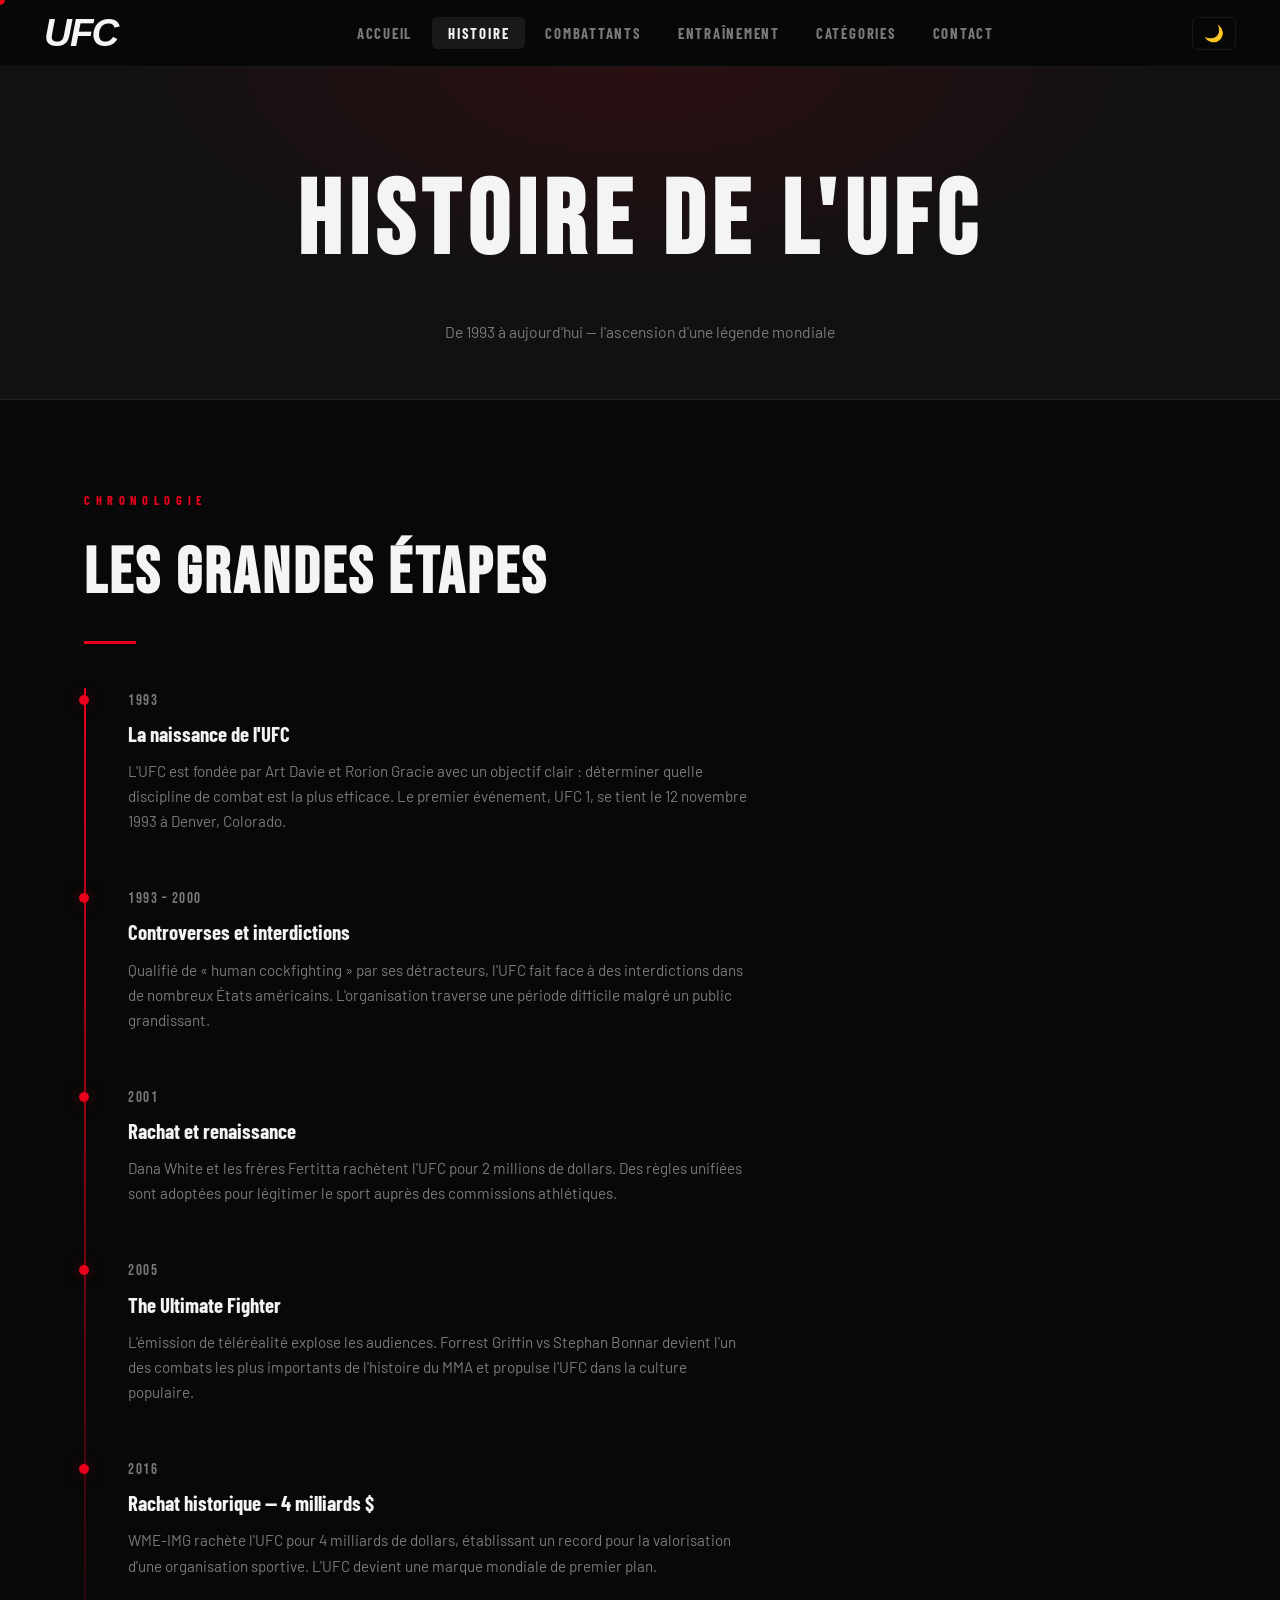
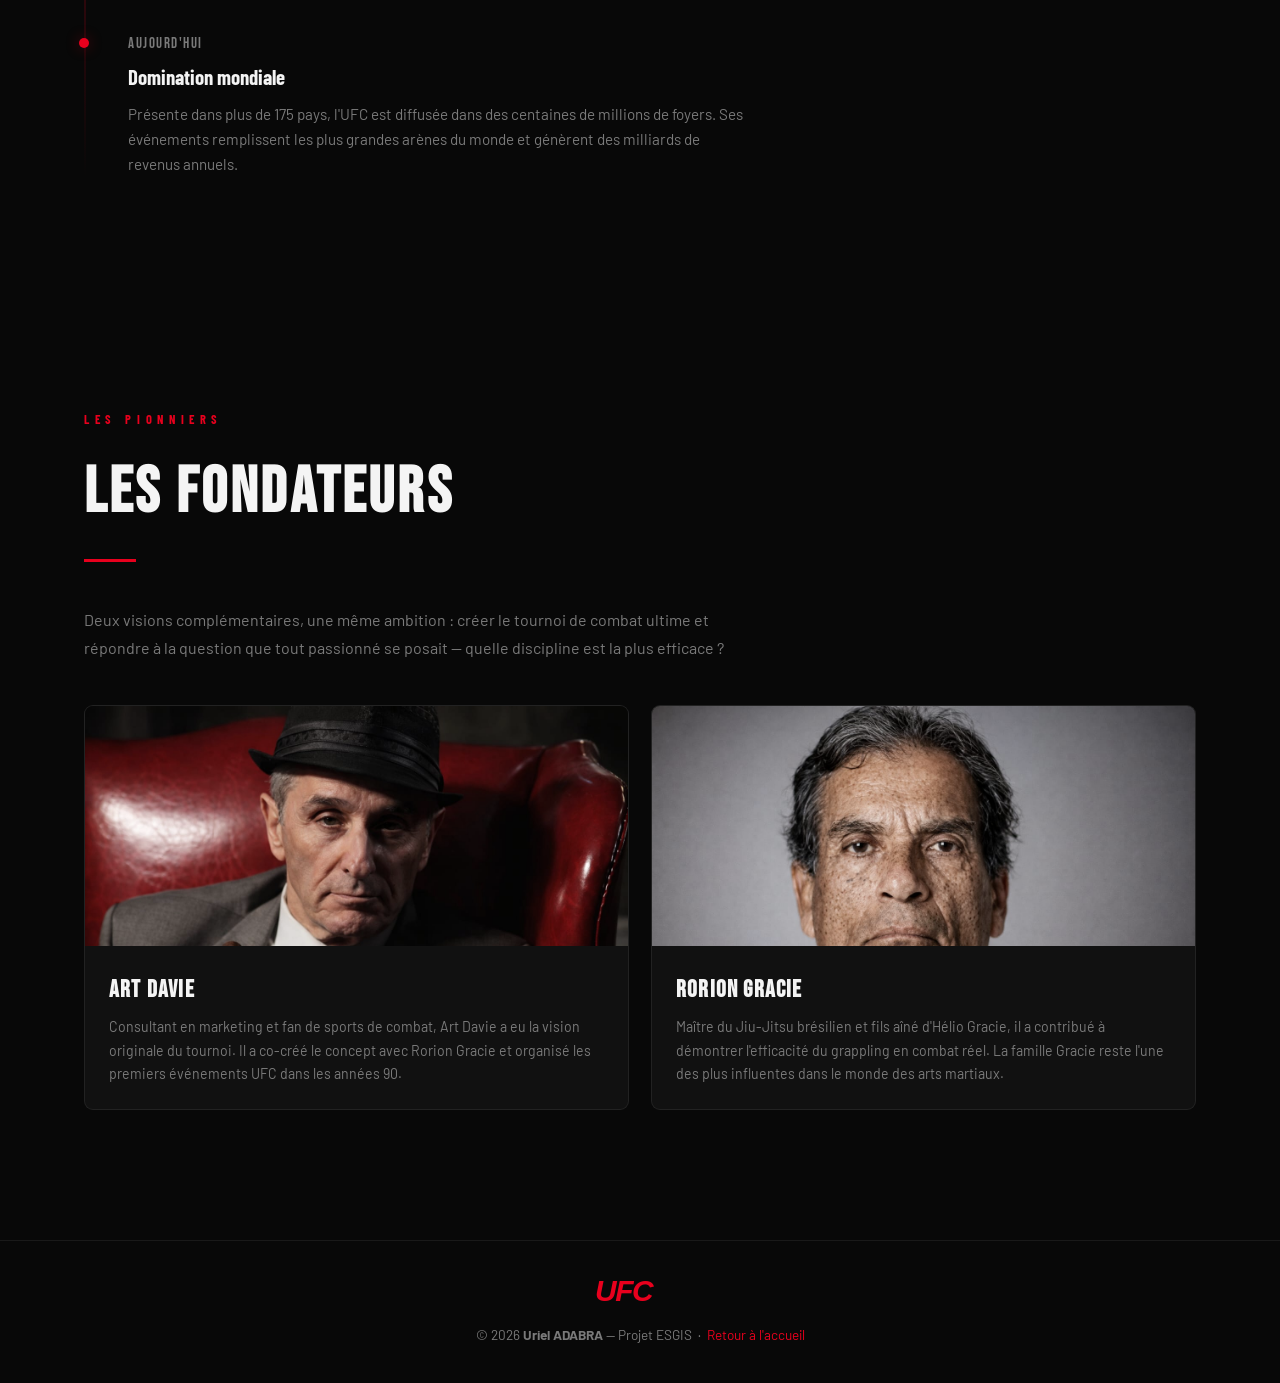
<file: ufc-final/histoire.html>
<!doctype html>
<html lang="fr">
  <head>
    <meta charset="UTF-8" />
    <meta name="viewport" content="width=device-width, initial-scale=1.0" />
    <meta
      name="description"
      content="Histoire de l'UFC depuis sa fondation en 1993."
    />
    <title>Histoire de l'UFC</title>
    <link
      rel="icon"
      href="data:image/svg+xml,<svg xmlns='http://www.w3.org/2000/svg' viewBox='0 0 120 60'><text y='52' font-family='Arial Black,Arial' font-weight='900' font-style='italic' font-size='58' fill='%23000' letter-spacing='-2'>UFC</text></svg>"
    />
    <link rel="icon" href="data:image/svg+xml,<svg xmlns='http://www.w3.org/2000/svg' viewBox='0 0 120 60'><text y='52' font-family='Arial Black,Arial' font-weight='900' font-style='italic' font-size='58' fill='%23000' letter-spacing='-2'>UFC</text></svg>" />
  <link rel="icon" href="data:image/svg+xml,<svg xmlns='http://www.w3.org/2000/svg' viewBox='0 0 120 60'><text y='52' font-family='Arial Black,Arial' font-weight='900' font-style='italic' font-size='58' fill='%23000' letter-spacing='-2'>UFC</text></svg>" />
  <link rel="stylesheet" href="css/style.css" />
  </head>
  <body>
    <div class="cursor"></div>
    <div id="progress-bar"></div>
    <button id="back-to-top" aria-label="Retour en haut">↑</button>

    <header>
      <nav class="navbar">
      <button class="menu-toggle" id="menu-toggle" aria-label="Menu">☰</button>
      <a href="index.html" class="nav-logo">
        <span class="logo-text">
          <svg xmlns="http://www.w3.org/2000/svg" viewBox="0 0 185 58" height="36" aria-label="UFC">
            <text x="0" y="50" font-family="Arial Black, Impact, sans-serif" font-weight="900" font-style="italic" font-size="62" fill="currentColor" letter-spacing="-3">UFC</text>
          </svg>
        </span>
      </a>
        <ul class="nav-menu">
          <li><a href="index.html" class="nav-link">Accueil</a></li>
          <li><a href="histoire.html" class="nav-link">Histoire</a></li>
          <li><a href="combattants.html" class="nav-link">Combattants</a></li>
          <li><a href="entrainement.html" class="nav-link">Entraînement</a></li>
          <li><a href="categories.html" class="nav-link">Catégories</a></li>
          <li><a href="contact.html" class="nav-link">Contact</a></li>
        </ul>
        <div class="nav-actions">
          <button id="theme-toggle" aria-label="Changer le thème">🌙</button>
        </div>
      </nav>
    </header>

    <div class="page-header">
      <div class="page-header-bg"></div>
      <h1>Histoire de l'UFC</h1>
      <p>De 1993 à aujourd'hui — l'ascension d'une légende mondiale</p>
    </div>

    <section class="section">
      <p class="section-label">Chronologie</p>
      <h2 class="section-title">Les grandes étapes</h2>
      <div class="section-divider"></div>

      <div class="timeline">
        <div class="timeline-item">
          <p class="timeline-year">1993</p>
          <h3>La naissance de l'UFC</h3>
          <p>
            L'UFC est fondée par Art Davie et Rorion Gracie avec un objectif
            clair : déterminer quelle discipline de combat est la plus efficace.
            Le premier événement, UFC 1, se tient le 12 novembre 1993 à Denver,
            Colorado.
          </p>
        </div>
        <div class="timeline-item">
          <p class="timeline-year">1993 – 2000</p>
          <h3>Controverses et interdictions</h3>
          <p>
            Qualifié de « human cockfighting » par ses détracteurs, l'UFC fait
            face à des interdictions dans de nombreux États américains.
            L'organisation traverse une période difficile malgré un public
            grandissant.
          </p>
        </div>
        <div class="timeline-item">
          <p class="timeline-year">2001</p>
          <h3>Rachat et renaissance</h3>
          <p>
            Dana White et les frères Fertitta rachètent l'UFC pour 2 millions de
            dollars. Des règles unifiées sont adoptées pour légitimer le sport
            auprès des commissions athlétiques.
          </p>
        </div>
        <div class="timeline-item">
          <p class="timeline-year">2005</p>
          <h3>The Ultimate Fighter</h3>
          <p>
            L'émission de téléréalité explose les audiences. Forrest Griffin vs
            Stephan Bonnar devient l'un des combats les plus importants de
            l'histoire du MMA et propulse l'UFC dans la culture populaire.
          </p>
        </div>
        <div class="timeline-item">
          <p class="timeline-year">2016</p>
          <h3>Rachat historique — 4 milliards $</h3>
          <p>
            WME-IMG rachète l'UFC pour 4 milliards de dollars, établissant un
            record pour la valorisation d'une organisation sportive. L'UFC
            devient une marque mondiale de premier plan.
          </p>
        </div>
        <div class="timeline-item">
          <p class="timeline-year">Aujourd'hui</p>
          <h3>Domination mondiale</h3>
          <p>
            Présente dans plus de 175 pays, l'UFC est diffusée dans des
            centaines de millions de foyers. Ses événements remplissent les plus
            grandes arènes du monde et génèrent des milliards de revenus
            annuels.
          </p>
        </div>
      </div>
    </section>

    <!-- FONDATEURS -->
    <section class="section scroll-anim" id="fondateurs">
      <p class="section-label">Les pionniers</p>
      <h2 class="section-title">Les fondateurs</h2>
      <div class="section-divider"></div>
      <p
        style="
          color: var(--muted);
          max-width: 650px;
          margin-bottom: 44px;
          line-height: 1.7;
        "
      >
        Deux visions complémentaires, une même ambition : créer le tournoi de
        combat ultime et répondre à la question que tout passionné se posait —
        quelle discipline est la plus efficace ?
      </p>
      <div class="founders-grid">
        <div class="founder-card">
          <img src="Images/Art_Davie.jpeg" alt="Art Davie – Co-fondateur UFC" />
          <div class="founder-body">
            <h3>Art Davie</h3>
            <p>
              Consultant en marketing et fan de sports de combat, Art Davie a eu
              la vision originale du tournoi. Il a co-créé le concept avec
              Rorion Gracie et organisé les premiers événements UFC dans les
              années 90.
            </p>
          </div>
        </div>
        <div class="founder-card">
          <img
            src="Images/Rorion_Gracie.jpeg"
            alt="Rorion Gracie – Co-fondateur UFC"
          />
          <div class="founder-body">
            <h3>Rorion Gracie</h3>
            <p>
              Maître du Jiu-Jitsu brésilien et fils aîné d'Hélio Gracie, il a
              contribué à démontrer l'efficacité du grappling en combat réel. La
              famille Gracie reste l'une des plus influentes dans le monde des
              arts martiaux.
            </p>
          </div>
        </div>
      </div>
    </section>

    <footer>
      <span class="footer-logo">
      <svg xmlns="http://www.w3.org/2000/svg" viewBox="0 0 185 58" height="28" aria-label="UFC">
        <text x="0" y="50" font-family="Arial Black, Impact, sans-serif" font-weight="900" font-style="italic" font-size="62" fill="currentColor" letter-spacing="-3">UFC</text>
      </svg>
    </span>
      <p>
        © 2026 <strong>Uriel ADABRA</strong> — Projet ESGIS &nbsp;·&nbsp;
        <a href="index.html">Retour à l'accueil</a>
      </p>
    </footer>
    <script src="js/script.js"></script>
  </body>
</html>
</file>
<file: ufc-final/css/style.css>
@import url('https://fonts.googleapis.com/css2?family=Bebas+Neue&family=Barlow+Condensed:ital,wght@0,400;0,600;0,700;1,400&family=Barlow:wght@300;400;500&display=swap');

/* ═══════════════════════════════════════════════
   RESET & ROOT
═══════════════════════════════════════════════ */
*, *::before, *::after { margin:0; padding:0; box-sizing:border-box; }

:root {
  --red:        #e8001d;
  --red-dark:   #a8001a;
  --red-glow:   rgba(232,0,29,0.35);
  --dark:       #080808;
  --dark-2:     #111111;
  --dark-3:     #191919;
  --dark-4:     #242424;
  --light:      #f4f4f4;
  --muted:      #7a7a7a;
  --border:     rgba(255,255,255,0.07);
  --ease:       cubic-bezier(.4,0,.2,1);
}

.light-mode {
  --dark:   #f0eeeb;
  --dark-2: #e4e2df;
  --dark-3: #d8d6d3;
  --dark-4: #c8c6c3;
  --light:  #0d0d0d;
  --muted:  #555;
  --border: rgba(0,0,0,0.09);
}

html { scroll-behavior: smooth; }

body {
  font-family: 'Barlow', sans-serif;
  background: var(--dark);
  color: var(--light);
  line-height: 1.65;
  overflow-x: hidden;
}

/* ═══════════════════════════════════════════════
   CURSOR
═══════════════════════════════════════════════ */
.cursor {
  width: 10px; height: 10px;
  background: var(--red);
  border-radius: 50%;
  position: fixed;
  pointer-events: none;
  transform: translate(-50%,-50%);
  z-index: 9999;
  transition: transform .15s var(--ease), opacity .15s;
  mix-blend-mode: difference;
}

/* ═══════════════════════════════════════════════
   LOADER
═══════════════════════════════════════════════ */
#loader {
  position: fixed; inset: 0;
  background: #000;
  display: flex; flex-direction: column;
  justify-content: center; align-items: center;
  z-index: 9998;
  animation: loaderOut .5s var(--ease) forwards;
  animation-delay: 1.9s;
}
#loader h1 {
  font-family: 'Bebas Neue', sans-serif;
  font-size: 7rem; color: var(--red);
  letter-spacing: .3em;
  animation: pulse .9s ease infinite alternate;
}
.loader-line {
  width: 0; height: 2px;
  background: var(--red); margin-top: 18px;
  animation: lineGrow 1.7s var(--ease) forwards;
}

@keyframes pulse    { to { transform: scale(1.04); opacity: .7; } }
@keyframes lineGrow { to { width: 220px; } }
@keyframes loaderOut { to { opacity: 0; visibility: hidden; pointer-events: none; } }

/* ═══════════════════════════════════════════════
   PROGRESS BAR
═══════════════════════════════════════════════ */
#progress-bar {
  position: fixed; top: 0; left: 0;
  height: 3px;
  background: linear-gradient(90deg, var(--red-dark), var(--red));
  width: 0%; z-index: 1000;
}

/* ═══════════════════════════════════════════════
   HEADER / NAV
═══════════════════════════════════════════════ */
header {
  position: sticky; top: 0; z-index: 500;
  background: rgba(8,8,8,.93);
  backdrop-filter: blur(14px);
  border-bottom: 1px solid var(--border);
}
.light-mode header { background: rgba(240,238,235,.93); }

.navbar {
  display: flex; align-items: center; justify-content: space-between;
  padding: 0 44px; height: 66px;
  max-width: 1440px; margin: 0 auto;
  gap: 12px;
}
.nav-logo { display: flex; align-items: center; gap: 14px; text-decoration: none; }
.logo-text {
  display: flex; align-items: center;
  color: var(--light);
  line-height: 1;
}
/* En mode clair le logo devient noir comme l'original */
.light-mode .logo-text { color: #000; }

/* Footer logo SVG */
.footer-logo {
  display: block; margin-bottom: 12px;
  color: var(--red);
}
.nav-menu { display: flex; list-style: none; gap: 4px; }
.nav-link {
  text-decoration: none;
  font-family: 'Barlow Condensed', sans-serif;
  font-size: .92rem; font-weight: 700;
  letter-spacing: .12em; text-transform: uppercase;
  color: var(--muted);
  padding: 7px 16px; border-radius: 5px;
  transition: color .25s var(--ease), background .25s var(--ease);
}
.nav-link:hover, .nav-link.active {
  color: var(--light); background: var(--dark-3);
}
.nav-actions { display: flex; align-items: center; gap: 10px; }
#theme-toggle {
  background: none; border: 1px solid var(--border);
  color: var(--muted); padding: 6px 11px;
  cursor: pointer; border-radius: 6px; font-size: 1rem;
  transition: border-color .25s, color .25s;
}
#theme-toggle:hover { border-color: var(--red); color: var(--light); }
.menu-toggle {
  display: none; background: none; border: none;
  font-size: 1.6rem; cursor: pointer; color: var(--light);
  padding: 6px 8px; border-radius: 6px;
  transition: background .2s, color .2s;
  flex-shrink: 0; line-height: 1;
  /* Empêche tout comportement de lien */
  -webkit-tap-highlight-color: transparent;
}
.menu-toggle:hover { background: var(--dark-3); }
.menu-toggle:active { background: var(--red); color: #fff; }

/* ═══════════════════════════════════════════════
   HERO
═══════════════════════════════════════════════ */
.hero {
  position: relative; min-height: 92vh;
  display: flex; align-items: center; justify-content: center;
  text-align: center; overflow: hidden;
}
.hero-bg {
  position: absolute; inset: 0; z-index: 0;
  background:
    radial-gradient(ellipse 70% 60% at 50% 55%, rgba(232,0,29,.13) 0%, transparent 70%),
    linear-gradient(180deg, #000 0%, #080808 100%);
}
.hero-bg::after {
  content: ''; position: absolute; inset: 0;
  background-image:
    repeating-linear-gradient(0deg,  transparent, transparent 59px, rgba(255,255,255,.018) 60px),
    repeating-linear-gradient(90deg, transparent, transparent 59px, rgba(255,255,255,.018) 60px);
}
.hero-img-overlay {
  position: absolute; inset: 0; z-index: 0;
  background-image: url('../Images/ufc1.jpeg');
  background-size: cover; background-position: center;
  opacity: .12; filter: grayscale(60%);
}
.hero-content {
  position: relative; z-index: 1;
  max-width: 820px; padding: 40px 20px;
}
.hero-eyebrow {
  font-family: 'Barlow Condensed', sans-serif;
  font-size: .82rem; font-weight: 700;
  letter-spacing: .45em; text-transform: uppercase;
  color: var(--red); margin-bottom: 22px;
  opacity: 0; animation: fadeUp .8s var(--ease) forwards 2.3s;
}
.hero-title {
  font-family: 'Bebas Neue', sans-serif;
  font-size: clamp(4.5rem, 13vw, 10rem);
  line-height: .92; letter-spacing: .04em;
  color: var(--light); margin-bottom: 28px;
  opacity: 0; animation: fadeUp .85s var(--ease) forwards 2.5s;
}
.hero-title span { color: var(--red); display: block; }
.hero-sub {
  font-size: 1.05rem; color: var(--muted);
  max-width: 520px; margin: 0 auto 38px; font-weight: 300;
  opacity: 0; animation: fadeUp .8s var(--ease) forwards 2.7s;
}
.hero-cta {
  display: inline-flex; gap: 14px; flex-wrap: wrap; justify-content: center;
  opacity: 0; animation: fadeUp .8s var(--ease) forwards 2.9s;
}

/* ═══════════════════════════════════════════════
   BUTTONS
═══════════════════════════════════════════════ */
.btn {
  font-family: 'Barlow Condensed', sans-serif;
  font-size: .95rem; font-weight: 700;
  letter-spacing: .12em; text-transform: uppercase;
  padding: 13px 30px; border-radius: 5px;
  text-decoration: none; cursor: pointer; border: none;
  transition: transform .25s var(--ease), box-shadow .25s, background .25s;
  display: inline-block;
}
.btn-primary { background: var(--red); color: #fff; }
.btn-primary:hover { background: var(--red-dark); box-shadow: 0 0 30px var(--red-glow); transform: translateY(-2px); }
.btn-secondary { background: transparent; color: var(--light); border: 1px solid var(--border); }
.btn-secondary:hover { border-color: var(--red); color: var(--red); transform: translateY(-2px); }

/* ═══════════════════════════════════════════════
   SECTION BASE
═══════════════════════════════════════════════ */
.section { max-width: 1200px; margin: 0 auto; padding: 90px 44px; }
.section-label {
  font-family: 'Barlow Condensed', sans-serif;
  font-size: .78rem; font-weight: 700;
  letter-spacing: .45em; text-transform: uppercase;
  color: var(--red); margin-bottom: 10px;
}
.section-title {
  font-family: 'Bebas Neue', sans-serif;
  font-size: clamp(2.4rem,5vw,4rem);
  letter-spacing: .05em; color: var(--light); margin-bottom: 14px;
}
.section-divider { width: 52px; height: 3px; background: var(--red); margin-bottom: 44px; }

/* ═══════════════════════════════════════════════
   PAGE HEADER
═══════════════════════════════════════════════ */
.page-header {
  position: relative; overflow: hidden;
  padding: 70px 44px 55px; text-align: center;
  background: var(--dark-2); border-bottom: 1px solid var(--border);
}
.page-header-bg {
  position: absolute; inset: 0;
  background: radial-gradient(ellipse 60% 100% at 50% 0%, rgba(232,0,29,.12) 0%, transparent 70%);
  pointer-events: none;
}
.page-header h1 {
  font-family: 'Bebas Neue', sans-serif;
  font-size: clamp(3rem,9vw,6.5rem);
  letter-spacing: .07em; color: var(--light);
  position: relative; z-index: 1;
}
.page-header p {
  color: var(--muted); font-size: .98rem;
  margin-top: 10px; max-width: 480px;
  margin-left: auto; margin-right: auto;
  position: relative; z-index: 1;
}

/* ═══════════════════════════════════════════════
   FEATURE CARDS
═══════════════════════════════════════════════ */
.feature-grid {
  display: grid; grid-template-columns: repeat(3,1fr);
  gap: 20px; margin-top: 40px;
}
.feature-card {
  background: var(--dark-2); border: 1px solid var(--border);
  border-radius: 8px; padding: 34px 26px;
  text-decoration: none;
  transition: border-color .3s, transform .3s var(--ease), box-shadow .3s;
  display: block; position: relative; overflow: hidden;
}
.feature-card::before {
  content: ''; position: absolute;
  bottom: 0; left: 0; right: 0; height: 2px;
  background: var(--red);
  transform: scaleX(0); transform-origin: left;
  transition: transform .35s var(--ease);
}
.feature-card:hover::before { transform: scaleX(1); }
.feature-card:hover {
  border-color: rgba(232,0,29,.4);
  transform: translateY(-6px); box-shadow: 0 20px 50px rgba(0,0,0,.4);
}
.feature-icon { font-size: 2.2rem; margin-bottom: 18px; display: block; }
.feature-card h3 {
  font-family: 'Bebas Neue', sans-serif;
  font-size: 1.5rem; letter-spacing: .05em;
  color: var(--light); margin-bottom: 10px;
}
.feature-card p { color: var(--muted); font-size: .9rem; line-height: 1.6; }

/* ═══════════════════════════════════════════════
   OCTOGONE BANNER
═══════════════════════════════════════════════ */
.octogone-banner {
  position: relative; overflow: hidden;
  height: 420px;
  display: flex; align-items: center; justify-content: center;
}
.octogone-banner img {
  position: absolute; inset: 0;
  width: 100%; height: 100%;
  object-fit: cover; filter: brightness(.4);
}
.octogone-banner-content { position: relative; z-index: 1; text-align: center; }
.octogone-banner h2 {
  font-family: 'Bebas Neue', sans-serif;
  font-size: clamp(2.5rem,6vw,5rem);
  letter-spacing: .1em; color: #fff;
  text-shadow: 0 0 60px var(--red-glow);
}
.octogone-banner p { color: rgba(255,255,255,.65); margin-top: 10px; font-size: 1rem; }

/* ═══════════════════════════════════════════════
   ABOUT
═══════════════════════════════════════════════ */
.about-wrap {
  background: var(--dark-2); border: 1px solid var(--border);
  border-radius: 10px; padding: 50px;
  display: grid; grid-template-columns: 1fr 2fr;
  gap: 50px; align-items: start;
}
.about-name {
  font-family: 'Bebas Neue', sans-serif;
  font-size: 2.2rem; color: var(--light);
  letter-spacing: .05em; line-height: 1.1;
}
.about-role {
  font-family: 'Barlow Condensed', sans-serif;
  font-size: .78rem; font-weight: 700;
  letter-spacing: .3em; text-transform: uppercase;
  color: var(--red); display: block; margin-top: 6px;
}
.about-body p { color: var(--muted); margin-bottom: 24px; }
.skills-list { display: flex; flex-wrap: wrap; gap: 8px; list-style: none; margin-top: 4px; }
.skills-list li {
  font-family: 'Barlow Condensed', sans-serif;
  font-size: .78rem; font-weight: 700;
  letter-spacing: .18em; text-transform: uppercase;
  color: var(--light); background: var(--dark-3);
  border: 1px solid var(--border);
  padding: 7px 16px; border-radius: 4px;
  transition: background .25s, border-color .25s; cursor: default;
}
.skills-list li:hover { background: var(--red); border-color: var(--red); }

/* ═══════════════════════════════════════════════
   FIGHTERS
═══════════════════════════════════════════════ */
.fighters-container {
  display: grid; grid-template-columns: repeat(auto-fit, minmax(300px,1fr));
  gap: 26px;
}
.fighter-card {
  background: var(--dark-2); border: 1px solid var(--border);
  border-radius: 9px; overflow: hidden; cursor: pointer;
  transition: transform .4s var(--ease), box-shadow .4s, border-color .4s;
  opacity: 0; transform: translateY(28px);
  animation: fadeUp .7s var(--ease) forwards;
}
.fighter-card:nth-child(1) { animation-delay: .1s; }
.fighter-card:nth-child(2) { animation-delay: .25s; }
.fighter-card:nth-child(3) { animation-delay: .4s; }
.fighter-card:hover {
  transform: translateY(-10px);
  box-shadow: 0 24px 60px rgba(0,0,0,.55), 0 0 0 1px var(--red);
  border-color: var(--red);
}
.fighter-card img {
  width: 100%; height: 340px;
  object-fit: cover; object-position: top; display: block;
  transition: transform .55s var(--ease);
}
.fighter-card:hover img { transform: scale(1.06); }
.fighter-info { padding: 26px; }
.fighter-badge {
  display: inline-block;
  font-family: 'Barlow Condensed', sans-serif;
  font-size: .68rem; font-weight: 700;
  letter-spacing: .22em; text-transform: uppercase;
  color: var(--red); border: 1px solid var(--red);
  padding: 3px 9px; border-radius: 3px; margin-bottom: 10px;
}
.fighter-info h2 {
  font-family: 'Bebas Neue', sans-serif;
  font-size: 1.7rem; letter-spacing: .05em;
  color: var(--light); margin-bottom: 8px;
}
.fighter-info p { color: var(--muted); font-size: .9rem; }

/* ═══════════════════════════════════════════════
   HISTORY / TIMELINE
═══════════════════════════════════════════════ */
.timeline { position: relative; padding-left: 44px; }
.timeline::before {
  content: ''; position: absolute;
  left: 0; top: 0; bottom: 0; width: 2px;
  background: linear-gradient(180deg, var(--red), transparent);
}
.timeline-item {
  position: relative; margin-bottom: 52px;
  opacity: 0; transform: translateX(-18px);
  transition: opacity .6s var(--ease), transform .6s var(--ease);
}
.timeline-item.show { opacity: 1; transform: translateX(0); }
.timeline-item::before {
  content: ''; position: absolute;
  left: -49px; top: 7px;
  width: 10px; height: 10px;
  background: var(--red); border-radius: 50%;
  box-shadow: 0 0 14px var(--red-glow);
}
.timeline-year {
  font-family: 'Bebas Neue', sans-serif;
  font-size: 1.15rem; color: var(--red);
  letter-spacing: .1em; margin-bottom: 4px;
}
.timeline-item h3 {
  font-family: 'Barlow Condensed', sans-serif;
  font-size: 1.3rem; font-weight: 700;
  color: var(--light); margin-bottom: 8px;
}
.timeline-item p { color: var(--muted); font-size: .95rem; max-width: 620px; }

.founders-grid {
  display: grid; grid-template-columns: 1fr 1fr;
  gap: 22px; margin-top: 44px;
}
.founder-card {
  background: var(--dark-2); border: 1px solid var(--border);
  border-radius: 9px; overflow: hidden;
  transition: border-color .3s, transform .3s var(--ease);
}
.founder-card:hover { border-color: var(--red); transform: translateY(-5px); }
.founder-card img {
  width: 100%; height: 240px;
  object-fit: cover; object-position: top; display: block;
  filter: grayscale(20%); transition: filter .4s, transform .4s;
}
.founder-card:hover img { filter: grayscale(0%); transform: scale(1.03); }
.founder-body { padding: 24px; }
.founder-body h3 {
  font-family: 'Bebas Neue', sans-serif;
  font-size: 1.5rem; letter-spacing: .05em;
  color: var(--light); margin-bottom: 6px;
}
.founder-body p { color: var(--muted); font-size: .88rem; }

/* ═══════════════════════════════════════════════
   TRAINING
═══════════════════════════════════════════════ */
.training-split {
  display: grid; grid-template-columns: 1fr 1fr;
  gap: 50px; align-items: center; margin-bottom: 70px;
}
.training-split.reverse { direction: rtl; }
.training-split.reverse > * { direction: ltr; }
.training-text h2 {
  font-family: 'Bebas Neue', sans-serif;
  font-size: 2.4rem; letter-spacing: .05em;
  color: var(--light); margin-bottom: 16px;
}
.training-text p { color: var(--muted); margin-bottom: 14px; }
.training-tags { display: flex; flex-wrap: wrap; gap: 8px; margin-top: 22px; }
.training-tag {
  font-family: 'Barlow Condensed', sans-serif;
  font-size: .76rem; font-weight: 700;
  letter-spacing: .18em; text-transform: uppercase;
  color: var(--muted); border: 1px solid var(--border);
  padding: 6px 14px; border-radius: 4px;
  transition: color .25s, border-color .25s; cursor: default;
}
.training-tag:hover { color: var(--red); border-color: var(--red); }
.training-img {
  border-radius: 9px; overflow: hidden;
  border: 1px solid var(--border);
}
.training-img img {
  width: 100%; height: 360px;
  object-fit: cover; display: block;
  transition: transform .5s var(--ease);
}
.training-img:hover img { transform: scale(1.04); }

.stats-row {
  display: grid; grid-template-columns: repeat(3,1fr);
  gap: 18px; margin-top: 70px;
}
.stat-card {
  background: var(--dark-2); border: 1px solid var(--border);
  border-radius: 9px; padding: 32px 22px; text-align: center;
  transition: border-color .3s, transform .3s var(--ease);
}
.stat-card:hover { border-color: var(--red); transform: translateY(-5px); }
.stat-number {
  font-family: 'Bebas Neue', sans-serif;
  font-size: 3.5rem; color: var(--red); line-height: 1; margin-bottom: 8px;
}
.stat-label {
  font-family: 'Barlow Condensed', sans-serif;
  font-size: .76rem; font-weight: 700;
  letter-spacing: .25em; text-transform: uppercase; color: var(--muted);
}

.disciplines-img-wrap { border-radius: 9px; overflow: hidden; border: 1px solid var(--border); margin-top: 44px; }
.disciplines-img-wrap img { width: 100%; display: block; }

/* ═══════════════════════════════════════════════
   FOOTER
═══════════════════════════════════════════════ */
footer {
  border-top: 1px solid var(--border);
  padding: 36px 44px; text-align: center; margin-top: 40px;
}
footer p { color: var(--muted); font-size: .85rem; }
footer a { color: var(--red); text-decoration: none; }
footer a:hover { text-decoration: underline; }

/* ═══════════════════════════════════════════════
   ANIMATIONS
═══════════════════════════════════════════════ */
@keyframes fadeUp {
  from { opacity: 0; transform: translateY(22px); }
  to   { opacity: 1; transform: translateY(0); }
}
.scroll-anim {
  opacity: 0; transform: translateY(30px);
  transition: opacity .75s var(--ease), transform .75s var(--ease);
}
.scroll-anim.show { opacity: 1; transform: translateY(0); }

/* ═══════════════════════════════════════════════
   RESPONSIVE
═══════════════════════════════════════════════ */
@media (max-width: 960px) {
  .navbar { padding: 0 24px; }
  .section { padding: 65px 24px; }
  .feature-grid   { grid-template-columns: 1fr 1fr; }
  .training-split { grid-template-columns: 1fr; gap: 30px; }
  .training-split.reverse { direction: ltr; }
  .founders-grid  { grid-template-columns: 1fr; }
  .stats-row      { grid-template-columns: 1fr 1fr; }
  .about-wrap     { grid-template-columns: 1fr; gap: 26px; padding: 34px; }
  .page-header    { padding: 44px 24px 34px; }
  .octogone-banner { height: 300px; }
}

@media (max-width: 600px) {
  .nav-menu {
    position: fixed; top: 66px; left: 0; right: 0;
    background: rgba(8,8,8,.98); backdrop-filter: blur(12px);
    flex-direction: column; align-items: center;
    padding: 20px; gap: 4px; display: none;
    border-bottom: 1px solid var(--border);
  }
  .nav-menu.active  { display: flex; }
  .menu-toggle      { display: block; }
  .feature-grid     { grid-template-columns: 1fr; }
  .stats-row        { grid-template-columns: 1fr; }
  .fighters-container { grid-template-columns: 1fr; }
  .hero-title       { font-size: 4.5rem; }
  .founders-grid    { grid-template-columns: 1fr; }
  .section          { padding: 50px 18px; }
  .about-wrap       { padding: 24px; }
}

/* ═══════════════════════════════════════════════
   FIGHTER SEARCH BAR
═══════════════════════════════════════════════ */
.search-wrap {
  display: flex; gap: 12px; align-items: center;
  margin-bottom: 44px; flex-wrap: wrap;
}
.search-input {
  flex: 1; min-width: 220px;
  background: var(--dark-2); border: 1px solid var(--border);
  border-radius: 6px; padding: 12px 18px;
  color: var(--light); font-family: 'Barlow', sans-serif; font-size: .95rem;
  transition: border-color .25s;
  outline: none;
}
.search-input::placeholder { color: var(--muted); }
.search-input:focus { border-color: var(--red); }

.filter-btns { display: flex; gap: 8px; flex-wrap: wrap; }
.filter-btn {
  font-family: 'Barlow Condensed', sans-serif;
  font-size: .78rem; font-weight: 700;
  letter-spacing: .15em; text-transform: uppercase;
  padding: 8px 16px; border-radius: 5px;
  border: 1px solid var(--border);
  background: var(--dark-2); color: var(--muted);
  cursor: pointer; transition: all .25s var(--ease);
}
.filter-btn:hover, .filter-btn.active {
  background: var(--red); border-color: var(--red); color: #fff;
}

.fighter-card.hidden { display: none; }

.no-results {
  text-align: center; padding: 60px 20px;
  color: var(--muted); font-family: 'Bebas Neue', sans-serif;
  font-size: 1.8rem; letter-spacing: .1em;
  display: none; grid-column: 1/-1;
}
.no-results.show { display: block; }

/* ═══════════════════════════════════════════════
   ANIMATED COUNTER
═══════════════════════════════════════════════ */
.counter-section {
  background: var(--dark-2); border-top: 1px solid var(--border);
  border-bottom: 1px solid var(--border);
}
.counters-grid {
  display: grid; grid-template-columns: repeat(4,1fr);
  gap: 0;
}
.counter-item {
  padding: 50px 30px; text-align: center;
  border-right: 1px solid var(--border);
  transition: background .3s;
}
.counter-item:last-child { border-right: none; }
.counter-item:hover { background: var(--dark-3); }

.counter-num {
  font-family: 'Bebas Neue', sans-serif;
  font-size: clamp(3rem, 5vw, 4.5rem);
  color: var(--red); line-height: 1;
  margin-bottom: 8px; display: block;
}
.counter-label {
  font-family: 'Barlow Condensed', sans-serif;
  font-size: .8rem; font-weight: 700;
  letter-spacing: .25em; text-transform: uppercase;
  color: var(--muted);
}

/* ═══════════════════════════════════════════════
   LIGHTBOX
═══════════════════════════════════════════════ */
.lightbox-overlay {
  position: fixed; inset: 0;
  background: rgba(0,0,0,.92);
  backdrop-filter: blur(8px);
  z-index: 9000;
  display: flex; align-items: center; justify-content: center;
  opacity: 0; visibility: hidden;
  transition: opacity .3s var(--ease), visibility .3s;
}
.lightbox-overlay.open { opacity: 1; visibility: visible; }

.lightbox-inner {
  position: relative; max-width: 90vw; max-height: 90vh;
  transform: scale(.9); transition: transform .3s var(--ease);
}
.lightbox-overlay.open .lightbox-inner { transform: scale(1); }

.lightbox-inner img {
  max-width: 100%; max-height: 85vh;
  border-radius: 8px; display: block;
  box-shadow: 0 30px 80px rgba(0,0,0,.7);
}

.lightbox-caption {
  text-align: center; margin-top: 14px;
  font-family: 'Barlow Condensed', sans-serif;
  font-size: 1rem; font-weight: 600;
  letter-spacing: .1em; color: rgba(255,255,255,.7);
}

.lightbox-close {
  position: absolute; top: -40px; right: 0;
  background: none; border: none; color: #fff;
  font-size: 1.8rem; cursor: pointer; line-height: 1;
  transition: color .2s, transform .2s;
}
.lightbox-close:hover { color: var(--red); transform: rotate(90deg); }

.lightbox-prev, .lightbox-next {
  position: absolute; top: 50%; transform: translateY(-50%);
  background: rgba(255,255,255,.1); border: 1px solid rgba(255,255,255,.2);
  color: #fff; width: 48px; height: 48px;
  border-radius: 50%; font-size: 1.2rem;
  cursor: pointer; display: flex; align-items: center; justify-content: center;
  transition: background .25s, border-color .25s;
}
.lightbox-prev:hover, .lightbox-next:hover {
  background: var(--red); border-color: var(--red);
}
.lightbox-prev { right: calc(100% + 16px); }
.lightbox-next { left:  calc(100% + 16px); }

/* ═══════════════════════════════════════════════
   BACK TO TOP
═══════════════════════════════════════════════ */
#back-to-top {
  position: fixed; bottom: 32px; right: 32px;
  width: 46px; height: 46px;
  background: var(--red); color: #fff;
  border: none; border-radius: 50%;
  font-size: 1.2rem; cursor: pointer;
  display: flex; align-items: center; justify-content: center;
  opacity: 0; visibility: hidden; transform: translateY(12px);
  transition: opacity .3s, visibility .3s, transform .3s, background .25s;
  z-index: 800; box-shadow: 0 4px 20px var(--red-glow);
}
#back-to-top.show { opacity: 1; visibility: visible; transform: translateY(0); }
#back-to-top:hover { background: var(--red-dark); transform: translateY(-3px); }

/* ═══════════════════════════════════════════════
   CONTACT PAGE
═══════════════════════════════════════════════ */
.contact-grid {
  display: grid; grid-template-columns: 1fr 1.4fr;
  gap: 50px; align-items: start;
}

.contact-info h2 {
  font-family: 'Bebas Neue', sans-serif;
  font-size: 2rem; letter-spacing: .05em;
  color: var(--light); margin-bottom: 16px;
}
.contact-info p { color: var(--muted); margin-bottom: 32px; line-height: 1.7; }

.contact-detail {
  display: flex; align-items: center; gap: 14px;
  margin-bottom: 20px;
}
.contact-detail-icon {
  width: 44px; height: 44px; border-radius: 50%;
  background: var(--dark-3); border: 1px solid var(--border);
  display: flex; align-items: center; justify-content: center;
  font-size: 1.1rem; flex-shrink: 0;
}
.contact-detail-text strong {
  display: block; color: var(--light);
  font-family: 'Barlow Condensed', sans-serif;
  font-size: .85rem; font-weight: 700; letter-spacing: .1em; text-transform: uppercase;
  margin-bottom: 2px;
}
.contact-detail-text span { color: var(--muted); font-size: .9rem; }

/* FORM */
.contact-form {
  background: var(--dark-2); border: 1px solid var(--border);
  border-radius: 10px; padding: 40px;
}
.form-row {
  display: grid; grid-template-columns: 1fr 1fr; gap: 16px;
}
.form-group { margin-bottom: 20px; }
.form-group label {
  display: block; margin-bottom: 7px;
  font-family: 'Barlow Condensed', sans-serif;
  font-size: .78rem; font-weight: 700;
  letter-spacing: .18em; text-transform: uppercase; color: var(--muted);
}
.form-group input,
.form-group select,
.form-group textarea {
  width: 100%;
  background: var(--dark-3); border: 1px solid var(--border);
  border-radius: 6px; padding: 12px 16px;
  color: var(--light); font-family: 'Barlow', sans-serif; font-size: .95rem;
  transition: border-color .25s, box-shadow .25s;
  outline: none; appearance: none;
}
.form-group input:focus,
.form-group select:focus,
.form-group textarea:focus {
  border-color: var(--red);
  box-shadow: 0 0 0 3px rgba(232,0,29,.12);
}
.form-group textarea { resize: vertical; min-height: 130px; }
.form-group select option { background: var(--dark-3); }

.form-submit {
  width: 100%; padding: 14px;
  background: var(--red); color: #fff;
  border: none; border-radius: 6px; cursor: pointer;
  font-family: 'Barlow Condensed', sans-serif;
  font-size: 1rem; font-weight: 700; letter-spacing: .15em; text-transform: uppercase;
  transition: background .25s, transform .25s, box-shadow .25s;
}
.form-submit:hover {
  background: var(--red-dark); transform: translateY(-2px);
  box-shadow: 0 8px 25px var(--red-glow);
}
.form-submit:active { transform: translateY(0); }

/* Success toast */
.toast {
  position: fixed; bottom: 90px; right: 32px;
  background: #1a3a1a; border: 1px solid #2d6a2d;
  color: #7ec87e; border-radius: 8px;
  padding: 14px 20px; font-family: 'Barlow Condensed', sans-serif;
  font-size: .9rem; font-weight: 600; letter-spacing: .08em;
  z-index: 9000; transform: translateX(120%);
  transition: transform .4s var(--ease);
  max-width: 300px;
}
.toast.show { transform: translateX(0); }

/* ═══════════════════════════════════════════════
   WEIGHT CATEGORIES PAGE
═══════════════════════════════════════════════ */
.categories-grid {
  display: grid; grid-template-columns: repeat(auto-fill, minmax(260px,1fr));
  gap: 20px;
}
.category-card {
  background: var(--dark-2); border: 1px solid var(--border);
  border-radius: 9px; padding: 28px 24px;
  transition: border-color .3s, transform .3s var(--ease);
  position: relative; overflow: hidden;
  opacity: 0; transform: translateY(24px);
  animation: fadeUp .6s var(--ease) forwards;
}
.category-card:nth-child(1)  { animation-delay: .05s; }
.category-card:nth-child(2)  { animation-delay: .10s; }
.category-card:nth-child(3)  { animation-delay: .15s; }
.category-card:nth-child(4)  { animation-delay: .20s; }
.category-card:nth-child(5)  { animation-delay: .25s; }
.category-card:nth-child(6)  { animation-delay: .30s; }
.category-card:nth-child(7)  { animation-delay: .35s; }
.category-card:nth-child(8)  { animation-delay: .40s; }
.category-card:nth-child(9)  { animation-delay: .45s; }
.category-card:nth-child(10) { animation-delay: .50s; }
.category-card:nth-child(11) { animation-delay: .55s; }
.category-card:nth-child(12) { animation-delay: .60s; }

.category-card::before {
  content: ''; position: absolute;
  top: 0; left: 0; right: 0; height: 3px;
  background: var(--cat-color, var(--red));
}
.category-card:hover {
  border-color: var(--cat-color, var(--red));
  transform: translateY(-6px);
}

.cat-weight {
  font-family: 'Bebas Neue', sans-serif;
  font-size: 2.5rem; line-height: 1;
  color: var(--cat-color, var(--red));
  margin-bottom: 4px;
}
.cat-name {
  font-family: 'Bebas Neue', sans-serif;
  font-size: 1.3rem; letter-spacing: .05em;
  color: var(--light); margin-bottom: 12px;
}
.cat-champion-label {
  font-family: 'Barlow Condensed', sans-serif;
  font-size: .7rem; font-weight: 700;
  letter-spacing: .2em; text-transform: uppercase;
  color: var(--muted); margin-bottom: 4px; display: block;
}
.cat-champion {
  font-family: 'Barlow Condensed', sans-serif;
  font-size: 1rem; font-weight: 700;
  color: var(--light);
}
.cat-flag { font-size: 1rem; margin-left: 6px; }

.cat-divider {
  width: 30px; height: 2px;
  background: var(--cat-color, var(--red));
  margin: 14px 0;
}
.cat-desc { color: var(--muted); font-size: .85rem; line-height: 1.55; }

/* gender tabs */
.gender-tabs {
  display: flex; gap: 8px; margin-bottom: 36px;
}
.gender-tab {
  font-family: 'Barlow Condensed', sans-serif;
  font-size: .85rem; font-weight: 700;
  letter-spacing: .15em; text-transform: uppercase;
  padding: 10px 24px; border-radius: 5px;
  border: 1px solid var(--border);
  background: var(--dark-2); color: var(--muted);
  cursor: pointer; transition: all .25s;
}
.gender-tab.active, .gender-tab:hover {
  background: var(--red); border-color: var(--red); color: #fff;
}

/* ═══════════════════════════════════════════════
   FAVICON HINT (visually in footer)
═══════════════════════════════════════════════ */


/* ═══════════════════════════════════════════════
   RESPONSIVE ADDITIONS
═══════════════════════════════════════════════ */
@media (max-width: 960px) {
  .counters-grid { grid-template-columns: 1fr 1fr; }
  .counter-item  { border-right: none; border-bottom: 1px solid var(--border); }
  .counter-item:nth-child(even) { border-right: none; }
  .contact-grid  { grid-template-columns: 1fr; }
}
@media (max-width: 600px) {
  .counters-grid { grid-template-columns: 1fr 1fr; }
  .form-row      { grid-template-columns: 1fr; }
  .lightbox-prev, .lightbox-next { display: none; }
  .contact-form  { padding: 24px; }
  #back-to-top   { bottom: 20px; right: 20px; }
}
</file>
